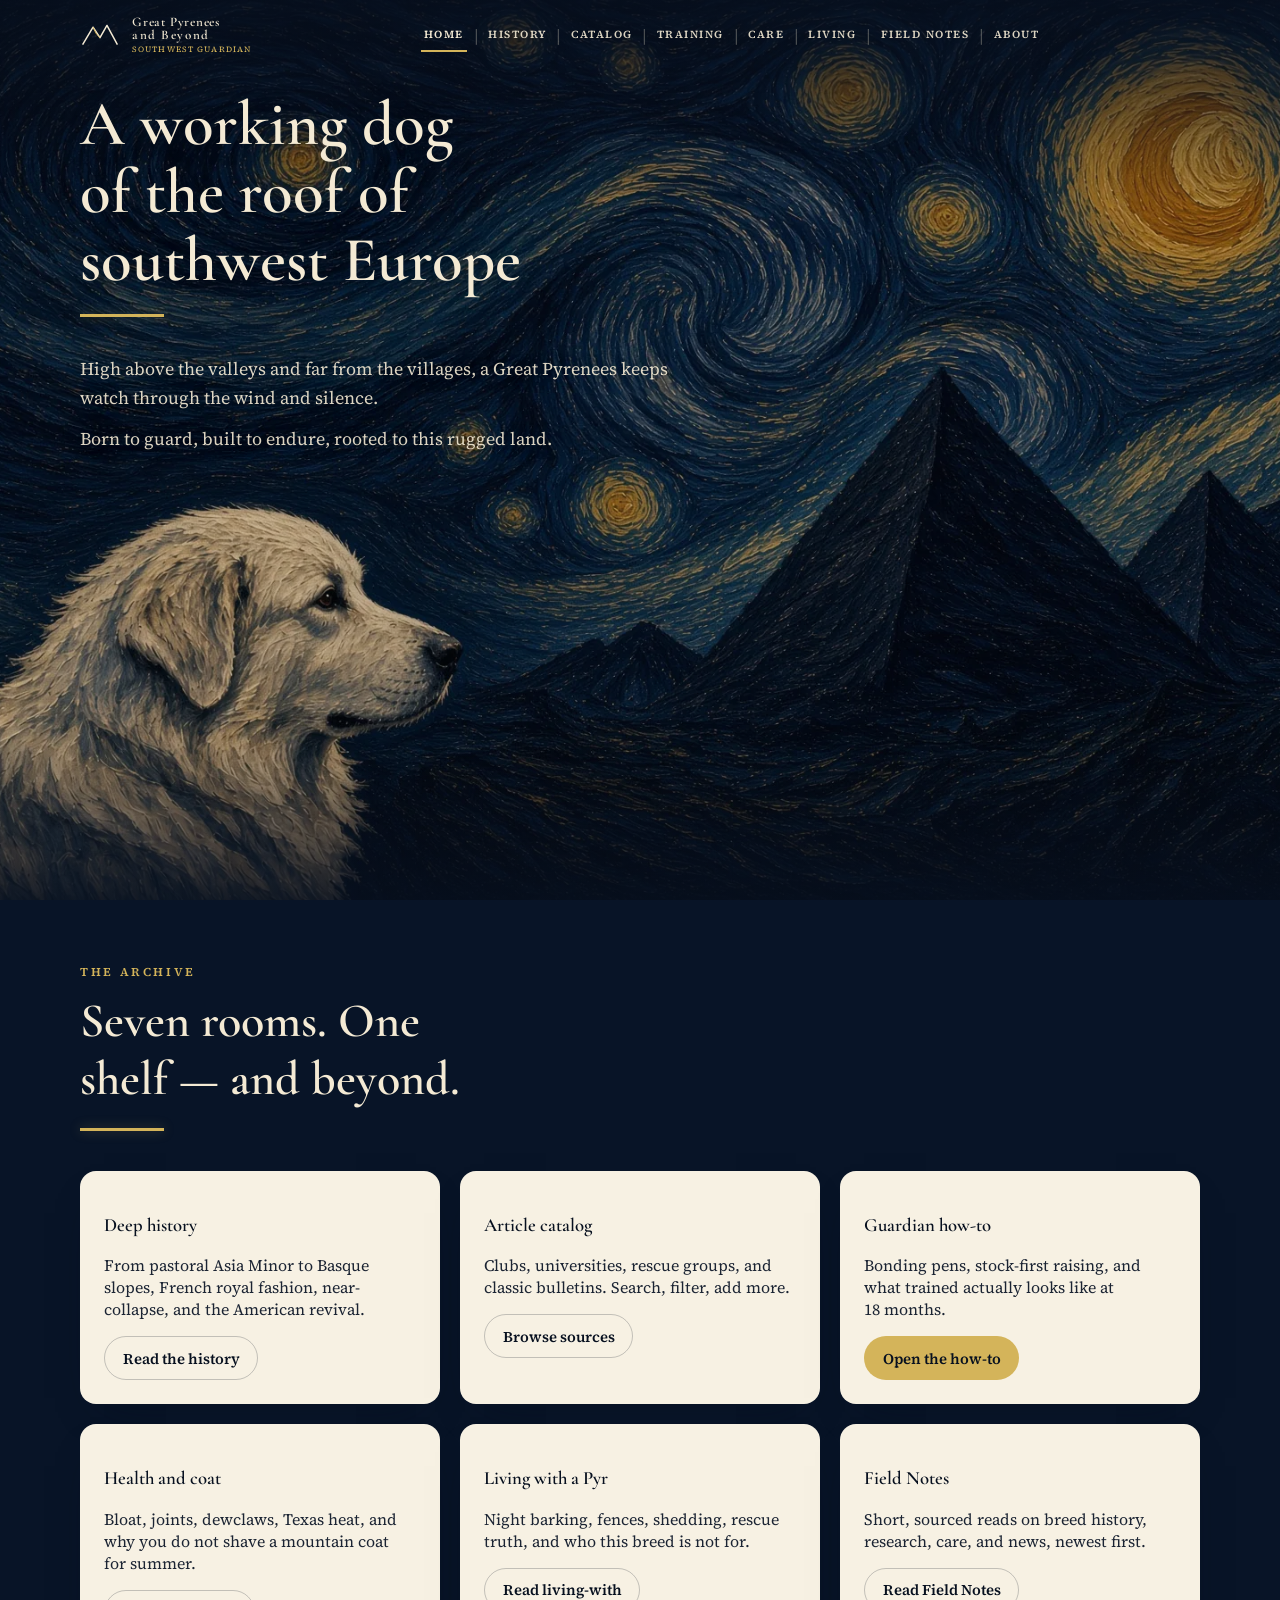
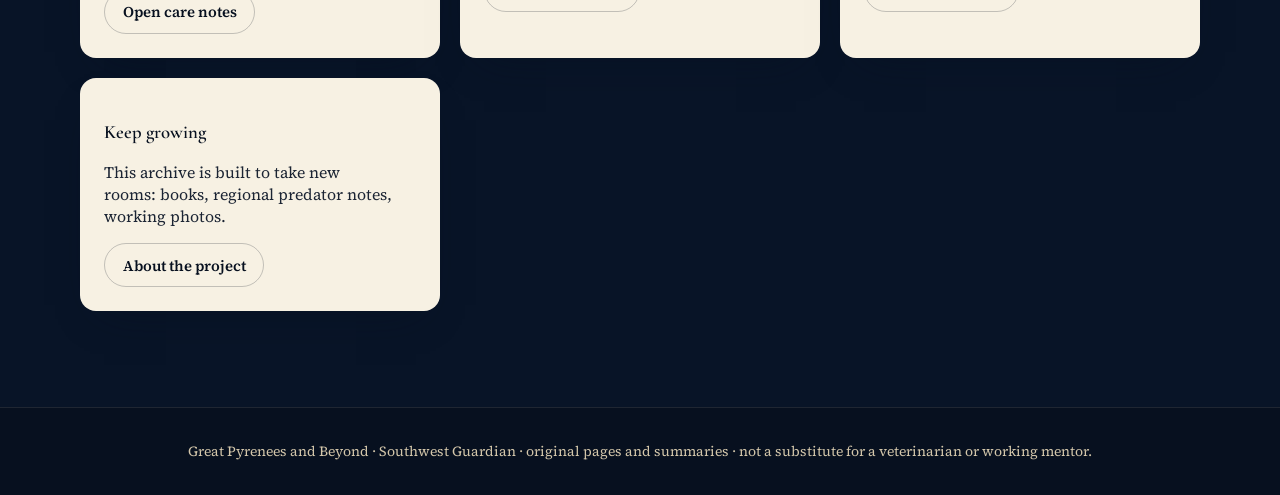
<file: index.html>
<!DOCTYPE html>
<html lang="en">
<head>
  <meta charset="UTF-8">
  <meta name="viewport" content="width=device-width, initial-scale=1">
  <meta http-equiv="Cache-Control" content="no-cache, no-store, must-revalidate">
  <title>Great Pyrenees and Beyond — Southwest Guardian</title>
  <meta name="description" content="A working dog of the roof of southwest Europe. History, source catalog, livestock guardian training, health, and living-with notes.">
  <link rel="icon" type="image/svg+xml" href="assets/favicon.svg">
  <link rel="preconnect" href="https://fonts.googleapis.com">
  <link rel="preconnect" href="https://fonts.gstatic.com" crossorigin>
  <link href="https://fonts.googleapis.com/css2?family=Cormorant+Garamond:ital,wght@0,500;0,600;0,700;1,500&family=Source+Serif+4:ital,opsz,wght@0,8..60,400;0,8..60,600;1,8..60,400&display=swap" rel="stylesheet">
  <link rel="stylesheet" href="assets/styles.css?v=beyond7">
</head>
<body>
  <header class="site-header overlay">
  <div class="header-inner site-wrap">
    <a class="brand" href="index.html" aria-label="Great Pyrenees and Beyond home">
    <svg width="40" height="30" viewBox="0 0 46 34" fill="none" aria-hidden="true">
  <path d="M3 28 L15 8 L23 20 L31 6 L43 28" stroke="#f4ead4" stroke-width="1.7" stroke-linejoin="round"/>
  <path d="M15 8 L19 16 L23 20" stroke="#d4b45a" stroke-width="1.15"/>
</svg>
    <span class="brand-copy"><strong>Great Pyrenees</strong><em>and Beyond</em><span>Southwest Guardian</span></span>
  </a>
    <nav class="desk-nav" aria-label="Primary"><a href="index.html" class="active">Home</a><span class="pipe" aria-hidden="true">|</span><a href="history.html">History</a><span class="pipe" aria-hidden="true">|</span><a href="archive.html">Catalog</a><span class="pipe" aria-hidden="true">|</span><a href="training.html">Training</a><span class="pipe" aria-hidden="true">|</span><a href="care.html">Care</a><span class="pipe" aria-hidden="true">|</span><a href="living.html">Living</a><span class="pipe" aria-hidden="true">|</span><a href="field-notes.html">Field Notes</a><span class="pipe" aria-hidden="true">|</span><a href="about.html">About</a></nav>
    <button type="button" class="menu-btn" data-open-menu aria-expanded="false" aria-controls="site-menu">
      <span class="bars" aria-hidden="true"><i></i><i></i><i></i></span>
      Menu
    </button>
  </div>
  <div class="menu-panel" id="site-menu" data-menu hidden>
    <div class="bg" aria-hidden="true"><picture><source type="image/webp" srcset="assets/hero-mobile.webp?v=beyond7"><img src="assets/hero-mobile.jpg?v=beyond7" alt=""></picture></div>
    <div class="menu-top">
      <a class="brand" href="index.html" aria-label="Great Pyrenees and Beyond home">
    <svg width="40" height="30" viewBox="0 0 46 34" fill="none" aria-hidden="true">
  <path d="M3 28 L15 8 L23 20 L31 6 L43 28" stroke="#f4ead4" stroke-width="1.7" stroke-linejoin="round"/>
  <path d="M15 8 L19 16 L23 20" stroke="#d4b45a" stroke-width="1.15"/>
</svg>
    <span class="brand-copy"><strong>Great Pyrenees</strong><em>and Beyond</em><span>Southwest Guardian</span></span>
  </a>
      <button type="button" class="menu-close" data-close-menu aria-label="Close menu">×</button>
    </div>
    <nav class="menu-links"><a href="index.html" class="active">Home</a><a href="history.html">History</a><a href="archive.html">Catalog</a><a href="training.html">Training</a><a href="care.html">Care</a><a href="living.html">Living</a><a href="field-notes.html">Field Notes</a><a href="about.html">About</a></nav>
  </div>
  </header>
  <section class="hero">
    <picture>
      <source media="(max-width: 1199px)" type="image/webp" srcset="assets/hero-mobile.webp?v=beyond7">
      <source media="(max-width: 1199px)" srcset="assets/hero-mobile.jpg?v=beyond7">
      <source type="image/webp" srcset="assets/hero-desktop.webp?v=beyond7">
      <img class="hero-art" src="assets/hero-desktop.jpg?v=beyond7" alt="">
    </picture>
    <div class="hero-scrim" aria-hidden="true"></div>
    <div class="hero-top" aria-hidden="true"></div>
    <div class="hero-bot" aria-hidden="true"></div>
    <div class="hero-copy site-wrap">
      <h1>A working dog<br>of the roof of<br>southwest Europe</h1>
      <span class="gold-rule"></span>
      <p class="lede">High above the valleys and far from the villages, a Great Pyrenees keeps watch through the wind and silence.
        <span class="lede-rest">Born to guard, built to endure, rooted to this rugged land.</span>
      </p>
    </div>
  </section>
  <main class="rooms">
    <div class="site-wrap">
      <p class="kicker">The archive</p>
      <h2>Seven rooms. One shelf — and beyond.</h2>
      <span class="gold-rule"></span>
      <div class="grid-3">
        <article class="paper-card"><h3>Deep history</h3><p>From pastoral Asia Minor to Basque slopes, French royal fashion, near-collapse, and the American revival.</p><a class="paint-btn" href="history.html">Read the history</a></article>
        <article class="paper-card"><h3>Article catalog</h3><p>Clubs, universities, rescue groups, and classic bulletins. Search, filter, add more.</p><a class="paint-btn" href="archive.html">Browse sources</a></article>
        <article class="paper-card"><h3>Guardian how-to</h3><p>Bonding pens, stock-first raising, and what trained actually looks like at 18 months.</p><a class="paint-btn gold" href="training.html">Open the how-to</a></article>
        <article class="paper-card"><h3>Health and coat</h3><p>Bloat, joints, dewclaws, Texas heat, and why you do not shave a mountain coat for summer.</p><a class="paint-btn" href="care.html">Open care notes</a></article>
        <article class="paper-card"><h3>Living with a Pyr</h3><p>Night barking, fences, shedding, rescue truth, and who this breed is not for.</p><a class="paint-btn" href="living.html">Read living-with</a></article>
        <article class="paper-card"><h3>Field Notes</h3><p>Short, sourced reads on breed history, research, care, and news, newest first.</p><a class="paint-btn" href="field-notes.html">Read Field Notes</a></article>
        <article class="paper-card"><h3>Keep growing</h3><p>This archive is built to take new rooms: books, regional predator notes, working photos.</p><a class="paint-btn" href="about.html">About the project</a></article>
      </div>
    </div>
  </main>
  <footer class="site-footer"><div class="site-wrap">Great Pyrenees and Beyond · Southwest Guardian · original pages and summaries · not a substitute for a veterinarian or working mentor.</div></footer>
  <script src="assets/site.js?v=beyond7"></script>
</body>
</html>
</file>
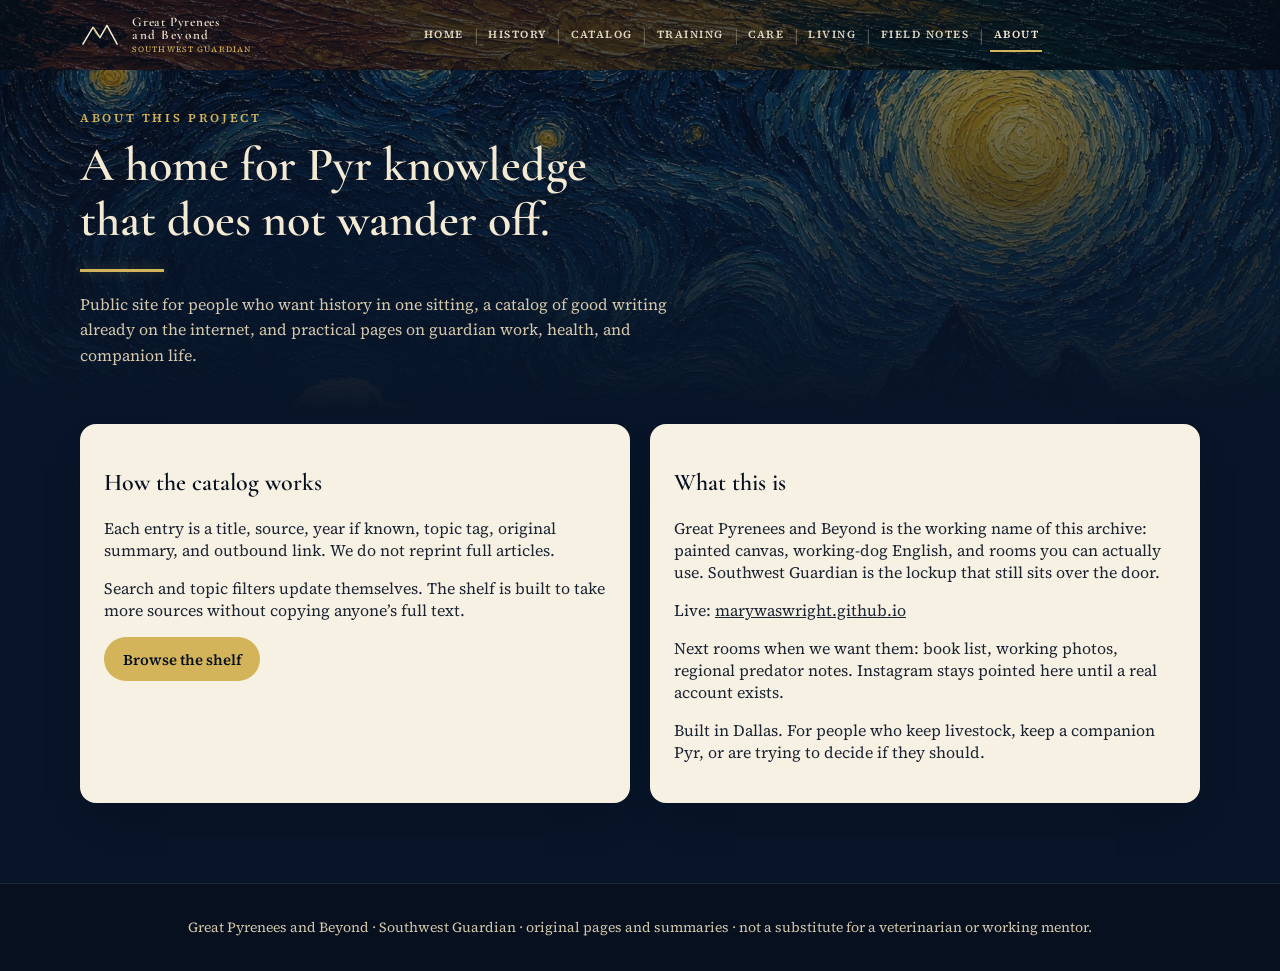
<file: about.html>
<!DOCTYPE html>
<html lang="en">
<head>
  <meta charset="UTF-8">
  <meta name="viewport" content="width=device-width, initial-scale=1">
  <meta http-equiv="Cache-Control" content="no-cache, no-store, must-revalidate">
  <title>About — Great Pyrenees and Beyond</title>
  <meta name="description" content="About the Great Pyrenees archive.">
  <link rel="icon" type="image/svg+xml" href="assets/favicon.svg">
  <link rel="preconnect" href="https://fonts.googleapis.com">
  <link rel="preconnect" href="https://fonts.gstatic.com" crossorigin>
  <link href="https://fonts.googleapis.com/css2?family=Cormorant+Garamond:ital,wght@0,500;0,600;0,700;1,500&family=Source+Serif+4:ital,opsz,wght@0,8..60,400;0,8..60,600;1,8..60,400&display=swap" rel="stylesheet">
  <link rel="stylesheet" href="assets/styles.css?v=beyond7">
</head>
<body>
  <header class="site-header bar">
    <div class="bar-bg" aria-hidden="true"><picture><source type="image/webp" srcset="assets/paint-bar.webp?v=beyond7"><img src="assets/paint-bar.jpg?v=beyond7" alt=""></picture></div>
  <div class="header-inner site-wrap">
    <a class="brand" href="index.html" aria-label="Great Pyrenees and Beyond home">
    <svg width="40" height="30" viewBox="0 0 46 34" fill="none" aria-hidden="true">
  <path d="M3 28 L15 8 L23 20 L31 6 L43 28" stroke="#f4ead4" stroke-width="1.7" stroke-linejoin="round"/>
  <path d="M15 8 L19 16 L23 20" stroke="#d4b45a" stroke-width="1.15"/>
</svg>
    <span class="brand-copy"><strong>Great Pyrenees</strong><em>and Beyond</em><span>Southwest Guardian</span></span>
  </a>
    <nav class="desk-nav" aria-label="Primary"><a href="index.html">Home</a><span class="pipe" aria-hidden="true">|</span><a href="history.html">History</a><span class="pipe" aria-hidden="true">|</span><a href="archive.html">Catalog</a><span class="pipe" aria-hidden="true">|</span><a href="training.html">Training</a><span class="pipe" aria-hidden="true">|</span><a href="care.html">Care</a><span class="pipe" aria-hidden="true">|</span><a href="living.html">Living</a><span class="pipe" aria-hidden="true">|</span><a href="field-notes.html">Field Notes</a><span class="pipe" aria-hidden="true">|</span><a href="about.html" class="active">About</a></nav>
    <button type="button" class="menu-btn" data-open-menu aria-expanded="false" aria-controls="site-menu">
      <span class="bars" aria-hidden="true"><i></i><i></i><i></i></span>
      Menu
    </button>
  </div>
  <div class="menu-panel" id="site-menu" data-menu hidden>
    <div class="bg" aria-hidden="true"><picture><source type="image/webp" srcset="assets/hero-mobile.webp?v=beyond7"><img src="assets/hero-mobile.jpg?v=beyond7" alt=""></picture></div>
    <div class="menu-top">
      <a class="brand" href="index.html" aria-label="Great Pyrenees and Beyond home">
    <svg width="40" height="30" viewBox="0 0 46 34" fill="none" aria-hidden="true">
  <path d="M3 28 L15 8 L23 20 L31 6 L43 28" stroke="#f4ead4" stroke-width="1.7" stroke-linejoin="round"/>
  <path d="M15 8 L19 16 L23 20" stroke="#d4b45a" stroke-width="1.15"/>
</svg>
    <span class="brand-copy"><strong>Great Pyrenees</strong><em>and Beyond</em><span>Southwest Guardian</span></span>
  </a>
      <button type="button" class="menu-close" data-close-menu aria-label="Close menu">×</button>
    </div>
    <nav class="menu-links"><a href="index.html">Home</a><a href="history.html">History</a><a href="archive.html">Catalog</a><a href="training.html">Training</a><a href="care.html">Care</a><a href="living.html">Living</a><a href="field-notes.html">Field Notes</a><a href="about.html" class="active">About</a></nav>
  </div>
  </header>
  <section class="page-banner">
    <picture><source type="image/webp" srcset="assets/sky-canvas.webp?v=beyond7"><img src="assets/sky-canvas.jpg?v=beyond7" alt=""></picture>
    <div class="wash"></div>
    <div class="inner site-wrap">
      <p class="kicker">About this project</p>
      <h1>A home for Pyr knowledge that does not wander off.</h1>
      <span class="gold-rule"></span>
      <p class="lede">Public site for people who want history in one sitting, a catalog of good writing already on the internet, and practical pages on guardian work, health, and companion life.</p>
    </div>
  </section>
    <main class="page-main">
      <div class="site-wrap grid-2">
        <article class="paper-card"><h2>How the catalog works</h2>
          <p>Each entry is a title, source, year if known, topic tag, original summary, and outbound link. We do not reprint full articles.</p>
          <p>Search and topic filters update themselves. The shelf is built to take more sources without copying anyone’s full text.</p>
          <a class="paint-btn gold" href="archive.html">Browse the shelf</a>
        </article>
        <article class="paper-card"><h2>What this is</h2>
          <p>Great Pyrenees and Beyond is the working name of this archive: painted canvas, working-dog English, and rooms you can actually use. Southwest Guardian is the lockup that still sits over the door.</p>
          <p>Live: <a href="https://marywaswright.github.io/">marywaswright.github.io</a></p>
          <p>Next rooms when we want them: book list, working photos, regional predator notes. Instagram stays pointed here until a real account exists.</p>
          <p>Built in Dallas. For people who keep livestock, keep a companion Pyr, or are trying to decide if they should.</p>
        </article>
      </div>
    </main>
  <footer class="site-footer"><div class="site-wrap">Great Pyrenees and Beyond · Southwest Guardian · original pages and summaries · not a substitute for a veterinarian or working mentor.</div></footer>
  <script src="assets/site.js?v=beyond7"></script>
</body>
</html>
</file>
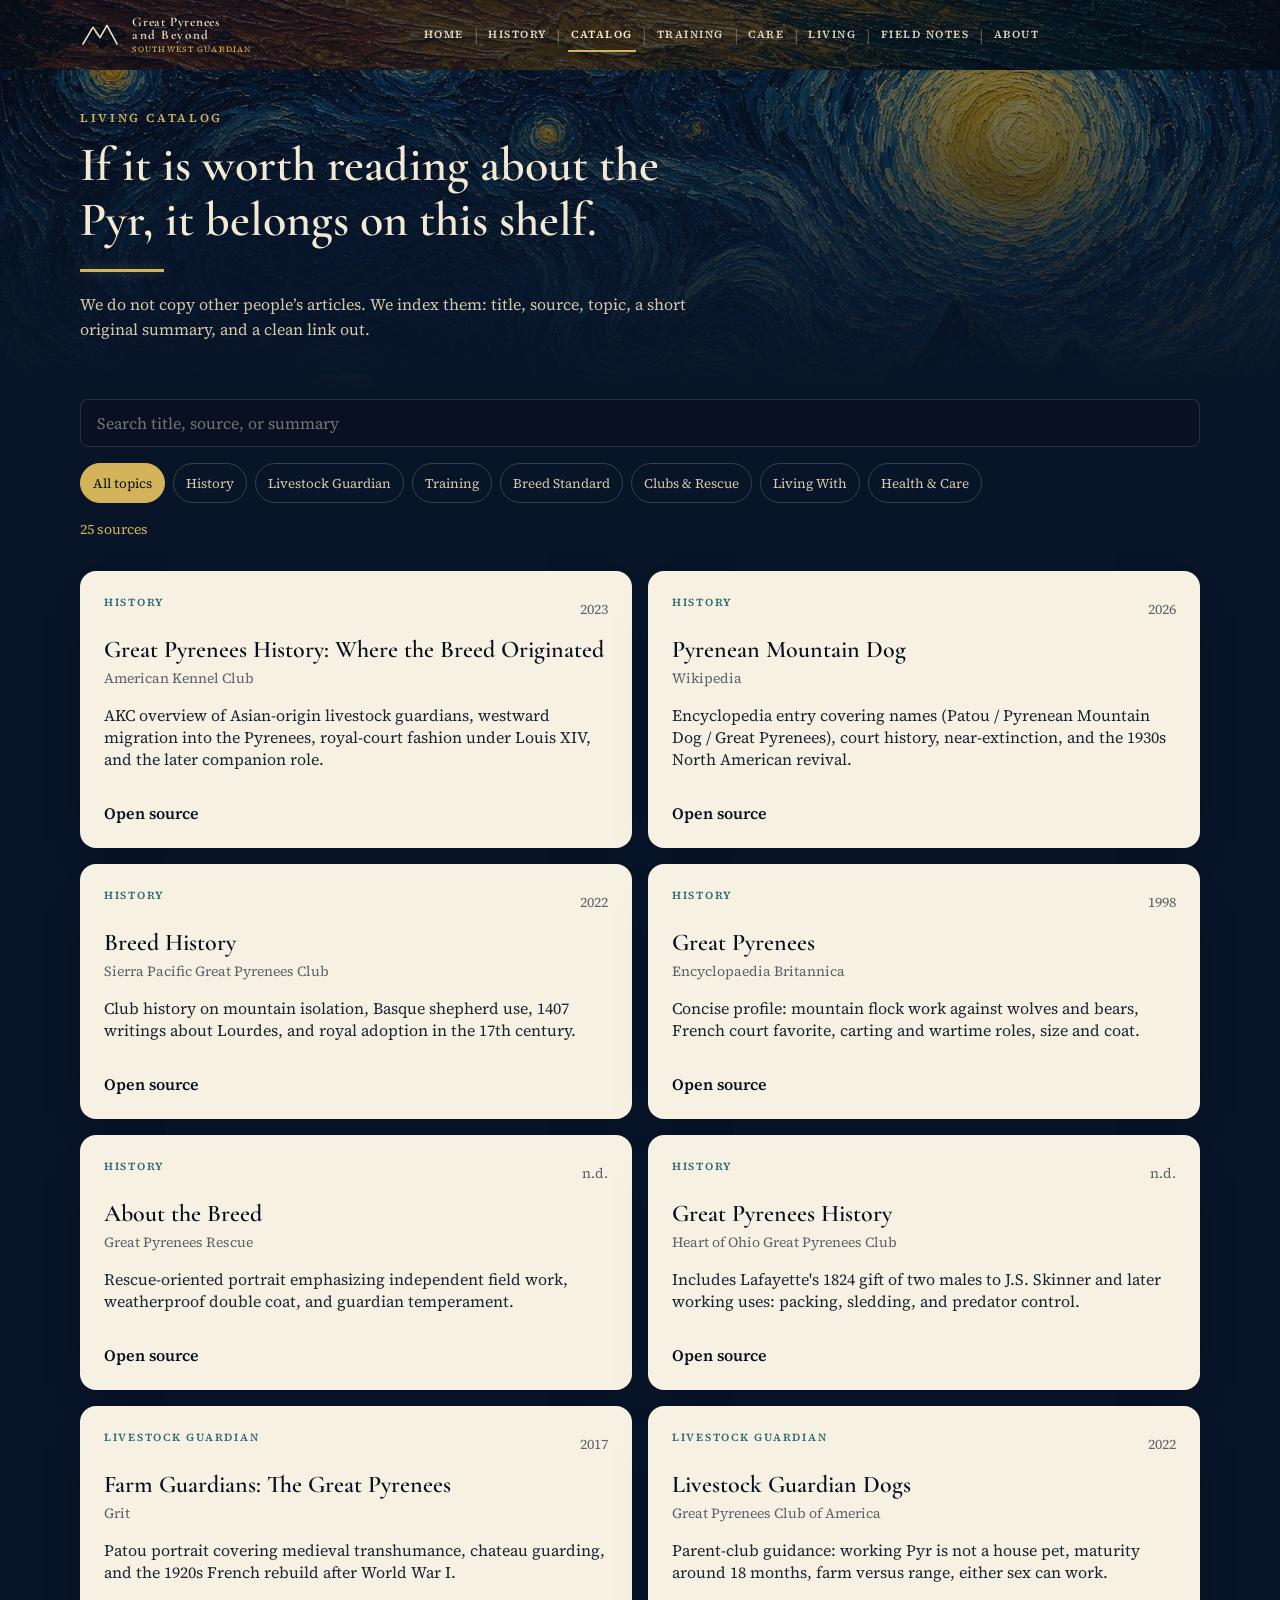
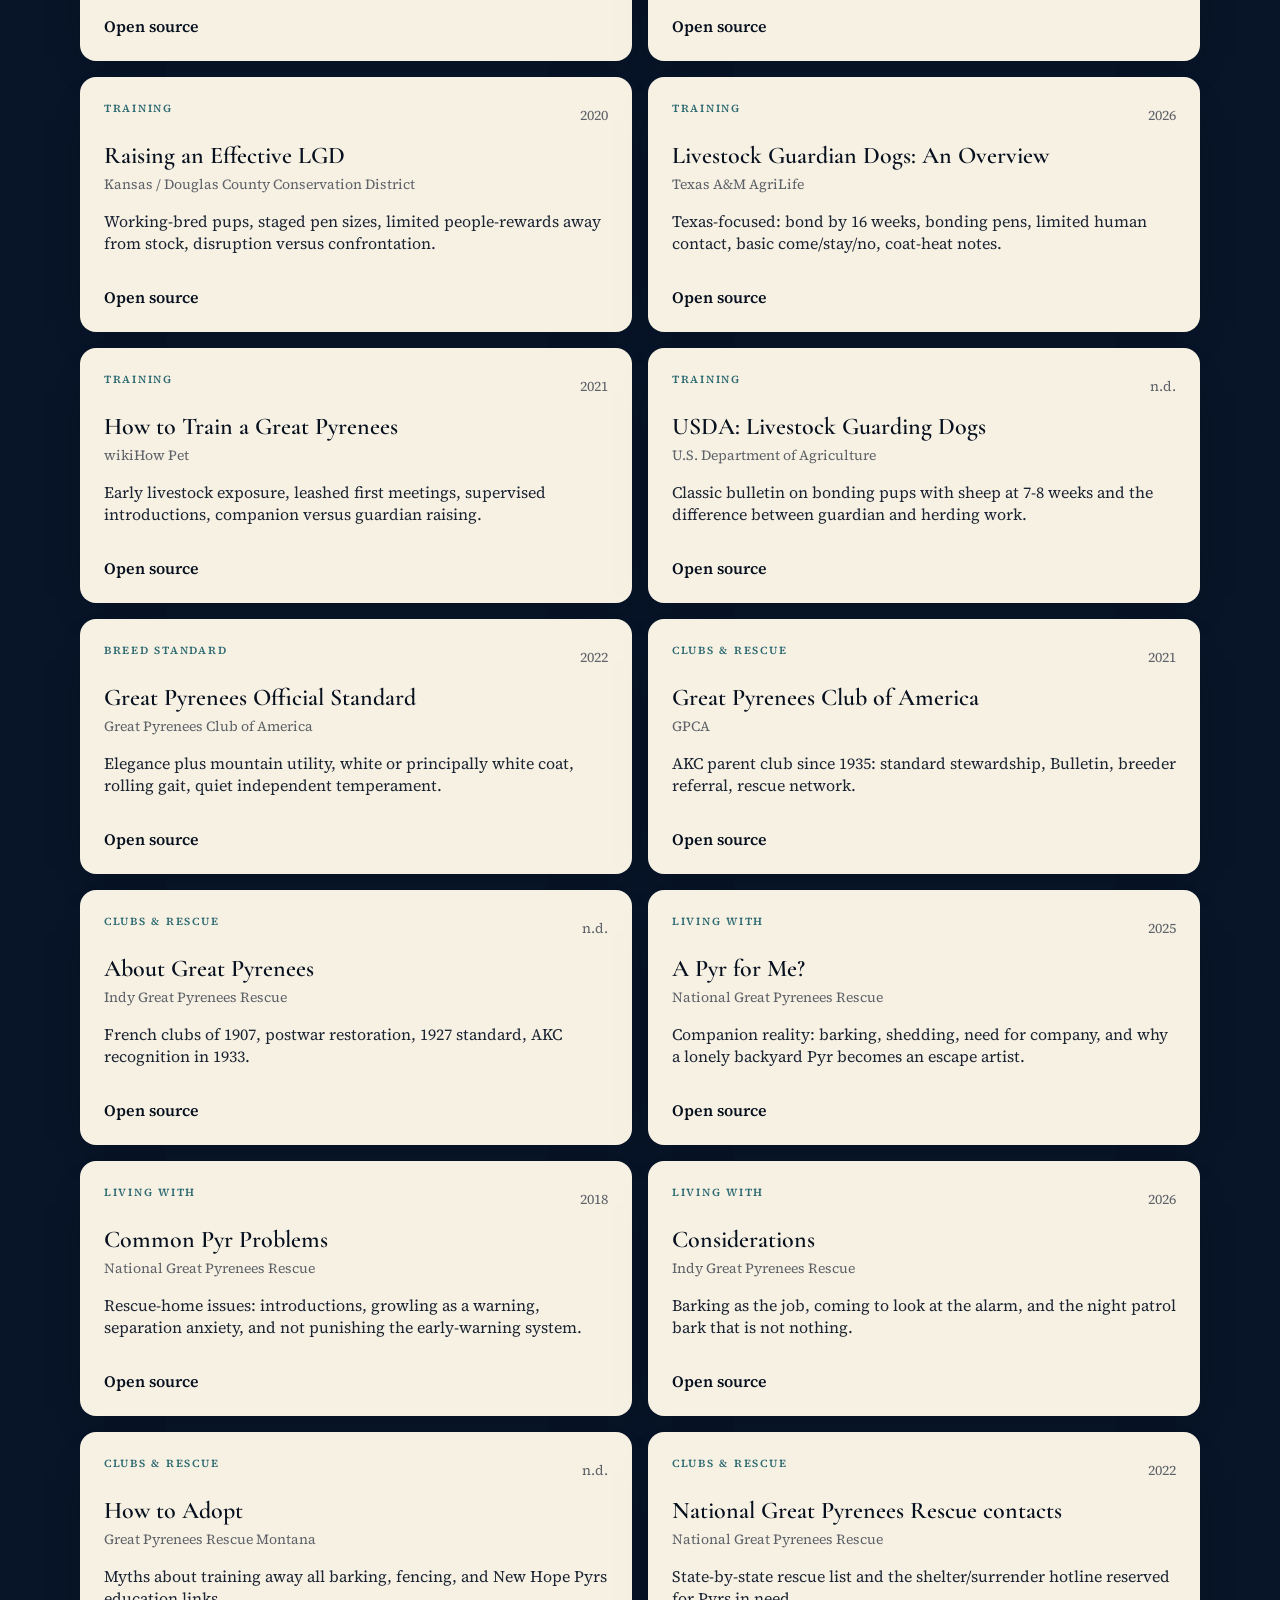
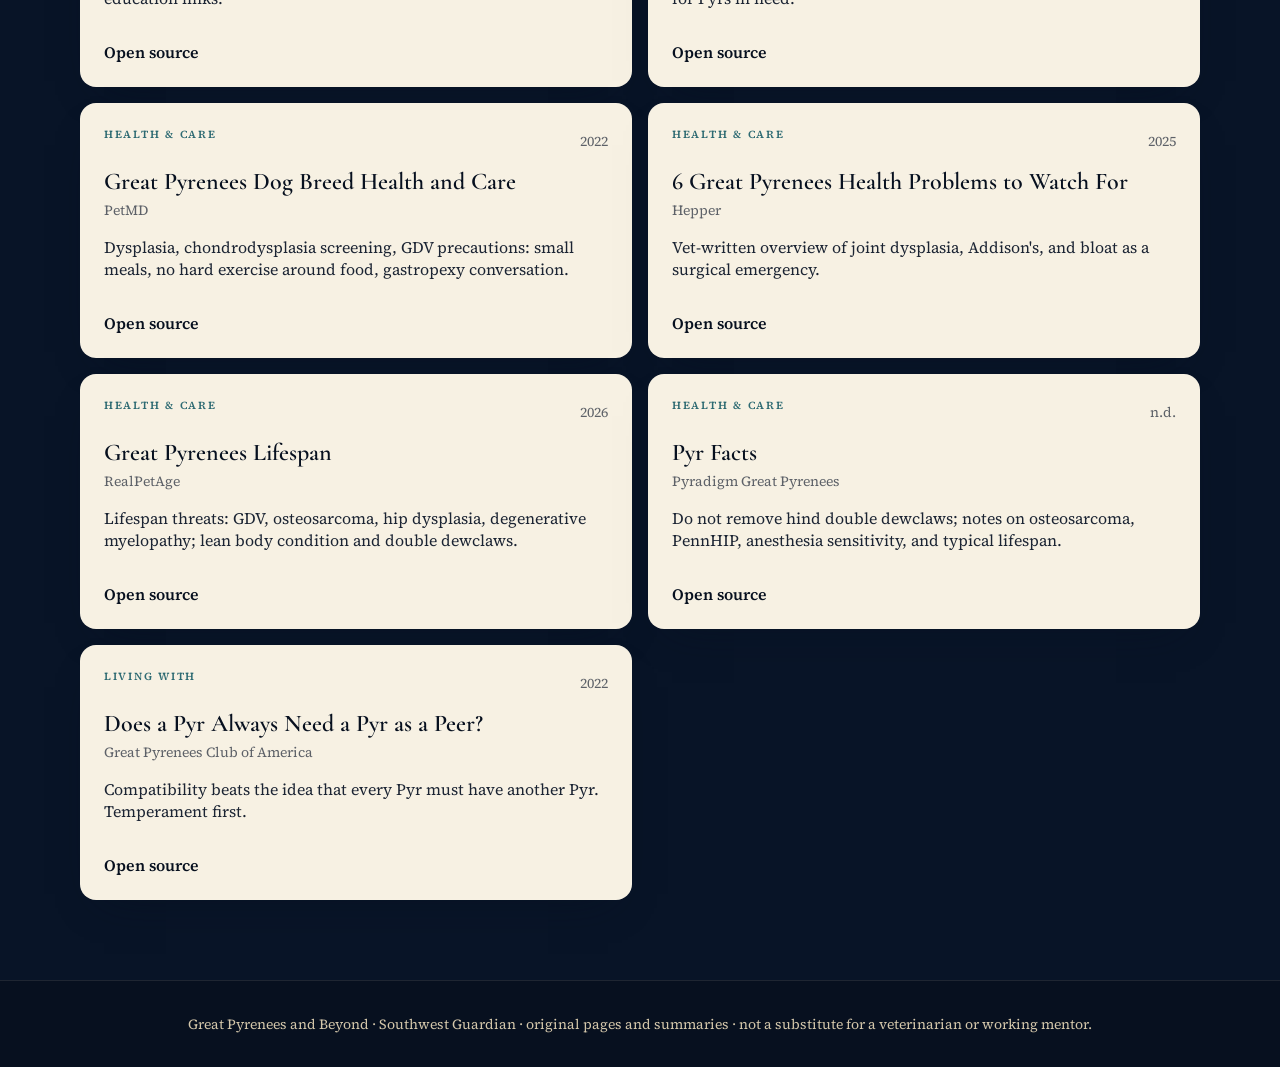
<file: archive.html>
<!DOCTYPE html>
<html lang="en">
<head>
  <meta charset="UTF-8">
  <meta name="viewport" content="width=device-width, initial-scale=1">
  <meta http-equiv="Cache-Control" content="no-cache, no-store, must-revalidate">
  <title>Article Catalog — Great Pyrenees and Beyond</title>
  <meta name="description" content="Curated catalog of Great Pyrenees articles and sources.">
  <link rel="icon" type="image/svg+xml" href="assets/favicon.svg">
  <link rel="preconnect" href="https://fonts.googleapis.com">
  <link rel="preconnect" href="https://fonts.gstatic.com" crossorigin>
  <link href="https://fonts.googleapis.com/css2?family=Cormorant+Garamond:ital,wght@0,500;0,600;0,700;1,500&family=Source+Serif+4:ital,opsz,wght@0,8..60,400;0,8..60,600;1,8..60,400&display=swap" rel="stylesheet">
  <link rel="stylesheet" href="assets/styles.css?v=beyond7">
</head>
<body>
  <header class="site-header bar">
    <div class="bar-bg" aria-hidden="true"><picture><source type="image/webp" srcset="assets/paint-bar.webp?v=beyond7"><img src="assets/paint-bar.jpg?v=beyond7" alt=""></picture></div>
  <div class="header-inner site-wrap">
    <a class="brand" href="index.html" aria-label="Great Pyrenees and Beyond home">
    <svg width="40" height="30" viewBox="0 0 46 34" fill="none" aria-hidden="true">
  <path d="M3 28 L15 8 L23 20 L31 6 L43 28" stroke="#f4ead4" stroke-width="1.7" stroke-linejoin="round"/>
  <path d="M15 8 L19 16 L23 20" stroke="#d4b45a" stroke-width="1.15"/>
</svg>
    <span class="brand-copy"><strong>Great Pyrenees</strong><em>and Beyond</em><span>Southwest Guardian</span></span>
  </a>
    <nav class="desk-nav" aria-label="Primary"><a href="index.html">Home</a><span class="pipe" aria-hidden="true">|</span><a href="history.html">History</a><span class="pipe" aria-hidden="true">|</span><a href="archive.html" class="active">Catalog</a><span class="pipe" aria-hidden="true">|</span><a href="training.html">Training</a><span class="pipe" aria-hidden="true">|</span><a href="care.html">Care</a><span class="pipe" aria-hidden="true">|</span><a href="living.html">Living</a><span class="pipe" aria-hidden="true">|</span><a href="field-notes.html">Field Notes</a><span class="pipe" aria-hidden="true">|</span><a href="about.html">About</a></nav>
    <button type="button" class="menu-btn" data-open-menu aria-expanded="false" aria-controls="site-menu">
      <span class="bars" aria-hidden="true"><i></i><i></i><i></i></span>
      Menu
    </button>
  </div>
  <div class="menu-panel" id="site-menu" data-menu hidden>
    <div class="bg" aria-hidden="true"><picture><source type="image/webp" srcset="assets/hero-mobile.webp?v=beyond7"><img src="assets/hero-mobile.jpg?v=beyond7" alt=""></picture></div>
    <div class="menu-top">
      <a class="brand" href="index.html" aria-label="Great Pyrenees and Beyond home">
    <svg width="40" height="30" viewBox="0 0 46 34" fill="none" aria-hidden="true">
  <path d="M3 28 L15 8 L23 20 L31 6 L43 28" stroke="#f4ead4" stroke-width="1.7" stroke-linejoin="round"/>
  <path d="M15 8 L19 16 L23 20" stroke="#d4b45a" stroke-width="1.15"/>
</svg>
    <span class="brand-copy"><strong>Great Pyrenees</strong><em>and Beyond</em><span>Southwest Guardian</span></span>
  </a>
      <button type="button" class="menu-close" data-close-menu aria-label="Close menu">×</button>
    </div>
    <nav class="menu-links"><a href="index.html">Home</a><a href="history.html">History</a><a href="archive.html" class="active">Catalog</a><a href="training.html">Training</a><a href="care.html">Care</a><a href="living.html">Living</a><a href="field-notes.html">Field Notes</a><a href="about.html">About</a></nav>
  </div>
  </header>
  <section class="page-banner">
    <picture><source type="image/webp" srcset="assets/sky-canvas.webp?v=beyond7"><img src="assets/sky-canvas.jpg?v=beyond7" alt=""></picture>
    <div class="wash"></div>
    <div class="inner site-wrap">
      <p class="kicker">Living catalog</p>
      <h1>If it is worth reading about the Pyr, it belongs on this shelf.</h1>
      <span class="gold-rule"></span>
      <p class="lede">We do not copy other people’s articles. We index them: title, source, topic, a short original summary, and a clean link out.</p>
    </div>
  </section>
    <main class="page-main">
      <div class="site-wrap">
        <div class="filters">
          <input data-search type="search" placeholder="Search title, source, or summary">
          <div class="chips" data-chips></div>
          <div class="count" data-count></div>
        </div>
        <ul class="article-list" data-article-list></ul>
      </div>
    </main>
  <footer class="site-footer"><div class="site-wrap">Great Pyrenees and Beyond · Southwest Guardian · original pages and summaries · not a substitute for a veterinarian or working mentor.</div></footer>
  <script src="assets/site.js?v=beyond7"></script>
</body>
</html>
</file>
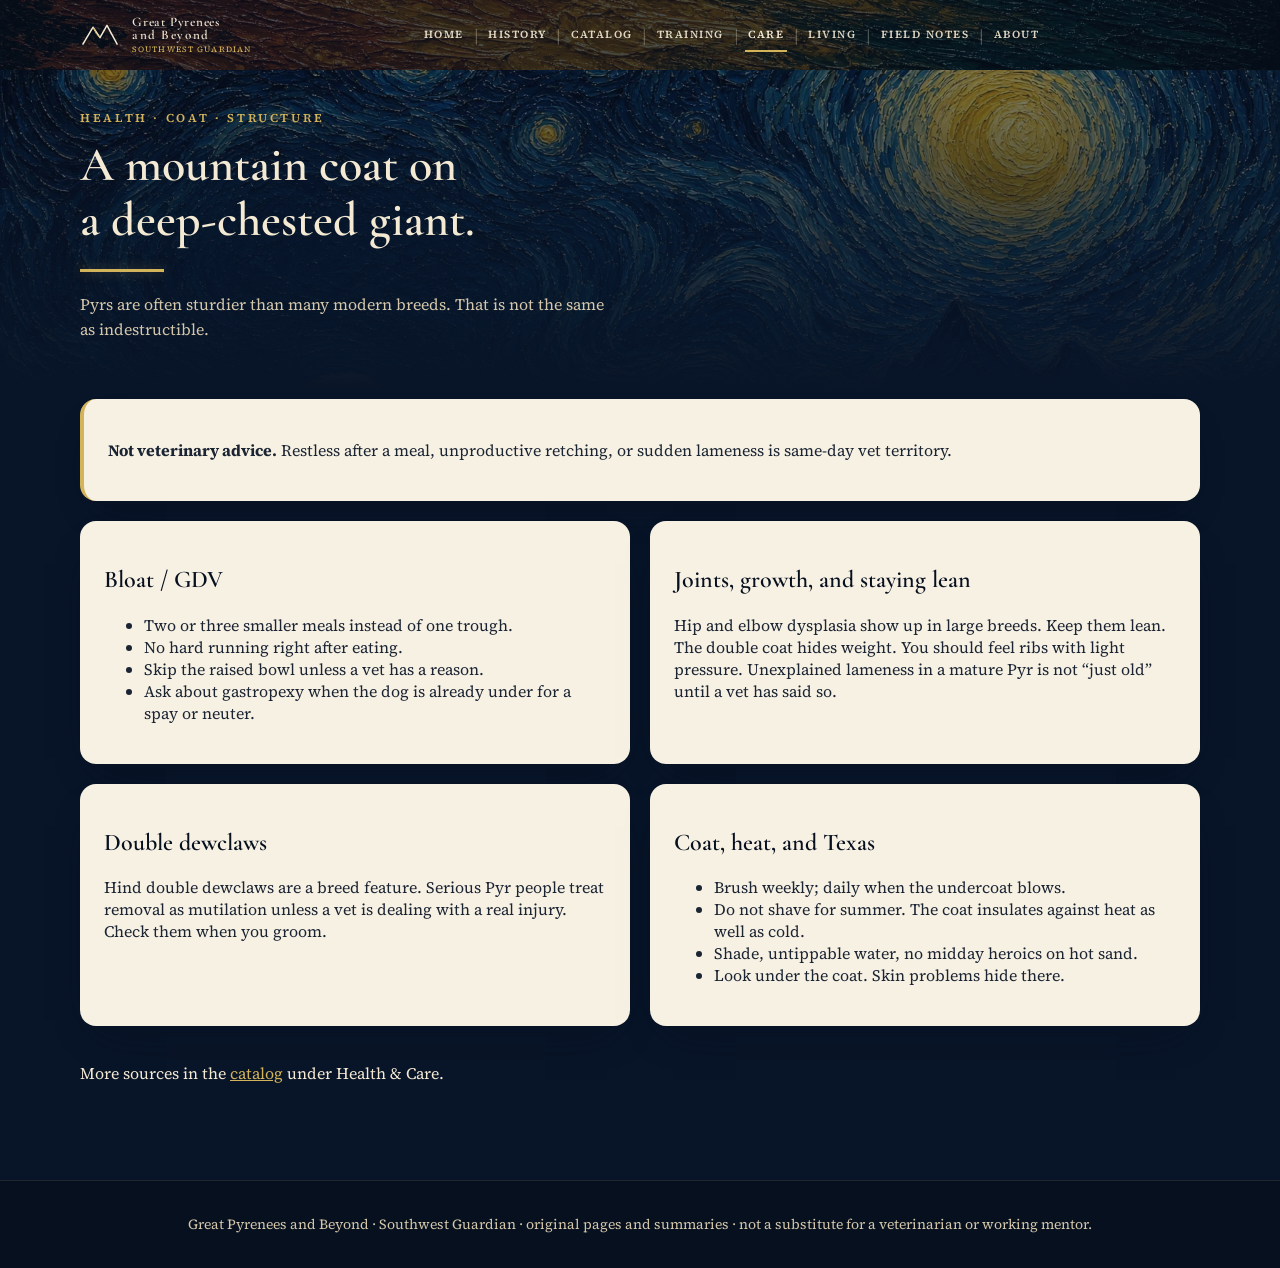
<file: care.html>
<!DOCTYPE html>
<html lang="en">
<head>
  <meta charset="UTF-8">
  <meta name="viewport" content="width=device-width, initial-scale=1">
  <meta http-equiv="Cache-Control" content="no-cache, no-store, must-revalidate">
  <title>Health and Care — Great Pyrenees and Beyond</title>
  <meta name="description" content="Bloat, joints, dewclaws, coat, and Texas heat.">
  <link rel="icon" type="image/svg+xml" href="assets/favicon.svg">
  <link rel="preconnect" href="https://fonts.googleapis.com">
  <link rel="preconnect" href="https://fonts.gstatic.com" crossorigin>
  <link href="https://fonts.googleapis.com/css2?family=Cormorant+Garamond:ital,wght@0,500;0,600;0,700;1,500&family=Source+Serif+4:ital,opsz,wght@0,8..60,400;0,8..60,600;1,8..60,400&display=swap" rel="stylesheet">
  <link rel="stylesheet" href="assets/styles.css?v=beyond7">
</head>
<body>
  <header class="site-header bar">
    <div class="bar-bg" aria-hidden="true"><picture><source type="image/webp" srcset="assets/paint-bar.webp?v=beyond7"><img src="assets/paint-bar.jpg?v=beyond7" alt=""></picture></div>
  <div class="header-inner site-wrap">
    <a class="brand" href="index.html" aria-label="Great Pyrenees and Beyond home">
    <svg width="40" height="30" viewBox="0 0 46 34" fill="none" aria-hidden="true">
  <path d="M3 28 L15 8 L23 20 L31 6 L43 28" stroke="#f4ead4" stroke-width="1.7" stroke-linejoin="round"/>
  <path d="M15 8 L19 16 L23 20" stroke="#d4b45a" stroke-width="1.15"/>
</svg>
    <span class="brand-copy"><strong>Great Pyrenees</strong><em>and Beyond</em><span>Southwest Guardian</span></span>
  </a>
    <nav class="desk-nav" aria-label="Primary"><a href="index.html">Home</a><span class="pipe" aria-hidden="true">|</span><a href="history.html">History</a><span class="pipe" aria-hidden="true">|</span><a href="archive.html">Catalog</a><span class="pipe" aria-hidden="true">|</span><a href="training.html">Training</a><span class="pipe" aria-hidden="true">|</span><a href="care.html" class="active">Care</a><span class="pipe" aria-hidden="true">|</span><a href="living.html">Living</a><span class="pipe" aria-hidden="true">|</span><a href="field-notes.html">Field Notes</a><span class="pipe" aria-hidden="true">|</span><a href="about.html">About</a></nav>
    <button type="button" class="menu-btn" data-open-menu aria-expanded="false" aria-controls="site-menu">
      <span class="bars" aria-hidden="true"><i></i><i></i><i></i></span>
      Menu
    </button>
  </div>
  <div class="menu-panel" id="site-menu" data-menu hidden>
    <div class="bg" aria-hidden="true"><picture><source type="image/webp" srcset="assets/hero-mobile.webp?v=beyond7"><img src="assets/hero-mobile.jpg?v=beyond7" alt=""></picture></div>
    <div class="menu-top">
      <a class="brand" href="index.html" aria-label="Great Pyrenees and Beyond home">
    <svg width="40" height="30" viewBox="0 0 46 34" fill="none" aria-hidden="true">
  <path d="M3 28 L15 8 L23 20 L31 6 L43 28" stroke="#f4ead4" stroke-width="1.7" stroke-linejoin="round"/>
  <path d="M15 8 L19 16 L23 20" stroke="#d4b45a" stroke-width="1.15"/>
</svg>
    <span class="brand-copy"><strong>Great Pyrenees</strong><em>and Beyond</em><span>Southwest Guardian</span></span>
  </a>
      <button type="button" class="menu-close" data-close-menu aria-label="Close menu">×</button>
    </div>
    <nav class="menu-links"><a href="index.html">Home</a><a href="history.html">History</a><a href="archive.html">Catalog</a><a href="training.html">Training</a><a href="care.html" class="active">Care</a><a href="living.html">Living</a><a href="field-notes.html">Field Notes</a><a href="about.html">About</a></nav>
  </div>
  </header>
  <section class="page-banner">
    <picture><source type="image/webp" srcset="assets/sky-canvas.webp?v=beyond7"><img src="assets/sky-canvas.jpg?v=beyond7" alt=""></picture>
    <div class="wash"></div>
    <div class="inner site-wrap">
      <p class="kicker">Health · coat · structure</p>
      <h1>A mountain coat on a deep-chested giant.</h1>
      <span class="gold-rule"></span>
      <p class="lede">Pyrs are often sturdier than many modern breeds. That is not the same as indestructible.</p>
    </div>
  </section>
    <main class="page-main">
      <div class="site-wrap" style="display:grid;gap:1.25rem">
        <aside class="paper-card callout"><p><strong>Not veterinary advice.</strong> Restless after a meal, unproductive retching, or sudden lameness is same-day vet territory.</p></aside>
        <div class="grid-2">
          <article class="paper-card"><h2>Bloat / GDV</h2><ul><li>Two or three smaller meals instead of one trough.</li><li>No hard running right after eating.</li><li>Skip the raised bowl unless a vet has a reason.</li><li>Ask about gastropexy when the dog is already under for a spay or neuter.</li></ul></article>
          <article class="paper-card"><h2>Joints, growth, and staying lean</h2><p>Hip and elbow dysplasia show up in large breeds. Keep them lean. The double coat hides weight. You should feel ribs with light pressure. Unexplained lameness in a mature Pyr is not “just old” until a vet has said so.</p></article>
          <article class="paper-card"><h2>Double dewclaws</h2><p>Hind double dewclaws are a breed feature. Serious Pyr people treat removal as mutilation unless a vet is dealing with a real injury. Check them when you groom.</p></article>
          <article class="paper-card"><h2>Coat, heat, and Texas</h2><ul><li>Brush weekly; daily when the undercoat blows.</li><li>Do not shave for summer. The coat insulates against heat as well as cold.</li><li>Shade, untippable water, no midday heroics on hot sand.</li><li>Look under the coat. Skin problems hide there.</li></ul></article>
        </div>
        <p>More sources in the <a href="archive.html" style="color:var(--gold)">catalog</a> under Health & Care.</p>
      </div>
    </main>
  <footer class="site-footer"><div class="site-wrap">Great Pyrenees and Beyond · Southwest Guardian · original pages and summaries · not a substitute for a veterinarian or working mentor.</div></footer>
  <script src="assets/site.js?v=beyond7"></script>
</body>
</html>
</file>
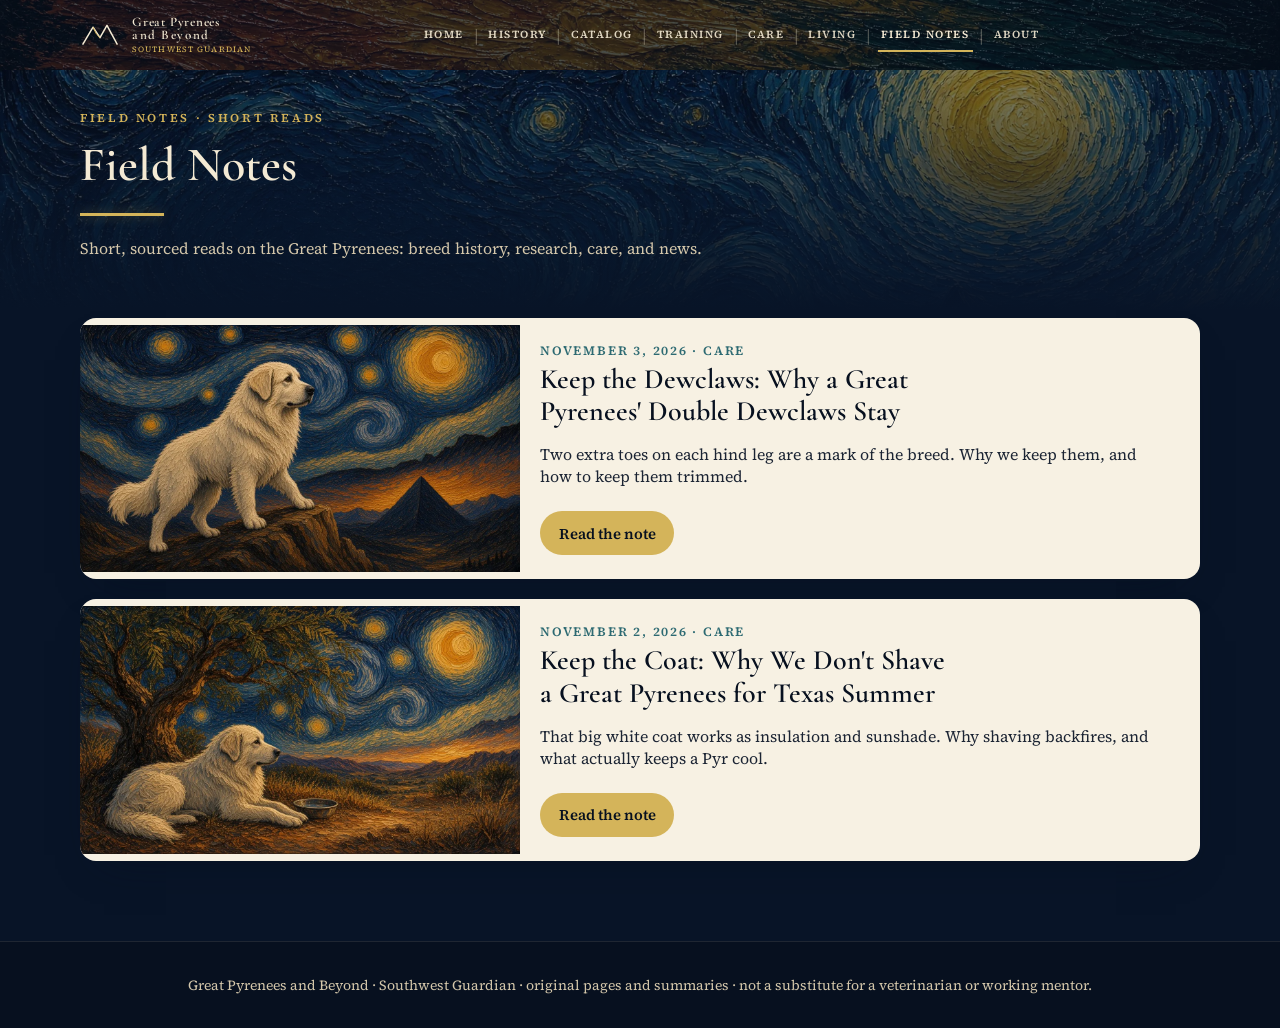
<file: field-notes.html>
<!DOCTYPE html>
<html lang="en">
<head>
  <meta charset="UTF-8">
  <meta name="viewport" content="width=device-width, initial-scale=1">
  <meta http-equiv="Cache-Control" content="no-cache, no-store, must-revalidate">
  <title>Field Notes — Great Pyrenees and Beyond</title>
  <meta name="description" content="Short, sourced reads on the Great Pyrenees: breed history, research, care, and news.">
  <link rel="icon" type="image/svg+xml" href="assets/favicon.svg">
  <link rel="preconnect" href="https://fonts.googleapis.com">
  <link rel="preconnect" href="https://fonts.gstatic.com" crossorigin>
  <link href="https://fonts.googleapis.com/css2?family=Cormorant+Garamond:ital,wght@0,500;0,600;0,700;1,500&family=Source+Serif+4:ital,opsz,wght@0,8..60,400;0,8..60,600;1,8..60,400&display=swap" rel="stylesheet">
  <link rel="stylesheet" href="assets/styles.css?v=beyond7">
</head>
<body>
  <header class="site-header bar">
    <div class="bar-bg" aria-hidden="true"><picture><source type="image/webp" srcset="assets/paint-bar.webp?v=beyond7"><img src="assets/paint-bar.jpg?v=beyond7" alt=""></picture></div>
  <div class="header-inner site-wrap">
    <a class="brand" href="index.html" aria-label="Great Pyrenees and Beyond home">
    <svg width="40" height="30" viewBox="0 0 46 34" fill="none" aria-hidden="true">
  <path d="M3 28 L15 8 L23 20 L31 6 L43 28" stroke="#f4ead4" stroke-width="1.7" stroke-linejoin="round"/>
  <path d="M15 8 L19 16 L23 20" stroke="#d4b45a" stroke-width="1.15"/>
</svg>
    <span class="brand-copy"><strong>Great Pyrenees</strong><em>and Beyond</em><span>Southwest Guardian</span></span>
  </a>
    <nav class="desk-nav" aria-label="Primary"><a href="index.html">Home</a><span class="pipe" aria-hidden="true">|</span><a href="history.html">History</a><span class="pipe" aria-hidden="true">|</span><a href="archive.html">Catalog</a><span class="pipe" aria-hidden="true">|</span><a href="training.html">Training</a><span class="pipe" aria-hidden="true">|</span><a href="care.html">Care</a><span class="pipe" aria-hidden="true">|</span><a href="living.html">Living</a><span class="pipe" aria-hidden="true">|</span><a href="field-notes.html" class="active" aria-current="page">Field Notes</a><span class="pipe" aria-hidden="true">|</span><a href="about.html">About</a></nav>
    <button type="button" class="menu-btn" data-open-menu aria-expanded="false" aria-controls="site-menu">
      <span class="bars" aria-hidden="true"><i></i><i></i><i></i></span>
      Menu
    </button>
  </div>
  <div class="menu-panel" id="site-menu" data-menu hidden>
    <div class="bg" aria-hidden="true"><picture><source type="image/webp" srcset="assets/hero-mobile.webp?v=beyond7"><img src="assets/hero-mobile.jpg?v=beyond7" alt=""></picture></div>
    <div class="menu-top">
      <a class="brand" href="index.html" aria-label="Great Pyrenees and Beyond home">
    <svg width="40" height="30" viewBox="0 0 46 34" fill="none" aria-hidden="true">
  <path d="M3 28 L15 8 L23 20 L31 6 L43 28" stroke="#f4ead4" stroke-width="1.7" stroke-linejoin="round"/>
  <path d="M15 8 L19 16 L23 20" stroke="#d4b45a" stroke-width="1.15"/>
</svg>
    <span class="brand-copy"><strong>Great Pyrenees</strong><em>and Beyond</em><span>Southwest Guardian</span></span>
  </a>
      <button type="button" class="menu-close" data-close-menu aria-label="Close menu">×</button>
    </div>
    <nav class="menu-links"><a href="index.html">Home</a><a href="history.html">History</a><a href="archive.html">Catalog</a><a href="training.html">Training</a><a href="care.html">Care</a><a href="living.html">Living</a><a href="field-notes.html" class="active" aria-current="page">Field Notes</a><a href="about.html">About</a></nav>
  </div>
  </header>
  <section class="page-banner">
    <picture><source type="image/webp" srcset="assets/sky-canvas.webp?v=beyond7"><img src="assets/sky-canvas.jpg?v=beyond7" alt=""></picture>
    <div class="wash"></div>
    <div class="inner site-wrap">
      <p class="kicker">Field Notes · short reads</p>
      <h1>Field Notes</h1>
      <span class="gold-rule"></span>
      <p class="lede">Short, sourced reads on the Great Pyrenees: breed history, research, care, and news.</p>
    </div>
  </section>
  <main class="page-main">
    <div class="site-wrap" style="display:grid;gap:1.25rem">
      <ul class="post-list" aria-label="Field Notes posts">
        <li>
          <article class="paper-card post-card">
            <figure class="post-art"><picture><source type="image/webp" srcset="assets/field-notes/fn-keep-the-dewclaws-mascot.webp?v=beyond7"><img src="assets/field-notes/fn-keep-the-dewclaws-mascot.jpg?v=beyond7" width="1280" height="720" loading="lazy" alt="Painting of a white Great Pyrenees standing on a rugged rock ledge, hind feet planted on the stone, under a swirling navy night sky with a gold moon and stars, with one dark pyramid peak on the horizon."></picture></figure>
            <div class="post-body">
              <p class="post-meta"><time datetime="2026-11-03">November 3, 2026</time> · Care</p>
              <h2><a href="field-notes/keep-the-dewclaws.html">Keep the Dewclaws: Why a Great Pyrenees' Double Dewclaws Stay</a></h2>
              <p>Two extra toes on each hind leg are a mark of the breed. Why we keep them, and how to keep them trimmed.</p>
              <a class="paint-btn gold" href="field-notes/keep-the-dewclaws.html" aria-label="Read: Keep the Dewclaws: Why a Great Pyrenees' Double Dewclaws Stay">Read the note</a>
            </div>
          </article>
        </li>
        <li>
          <article class="paper-card post-card">
            <figure class="post-art"><picture><source type="image/webp" srcset="assets/field-notes/fn-dont-shave-mascot.webp?v=beyond7"><img src="assets/field-notes/fn-dont-shave-mascot.jpg?v=beyond7" width="1280" height="720" loading="lazy" alt="Painting of a white Great Pyrenees with a full, fluffy coat lying calmly in the shade of a mesquite tree beside a water bowl, under a swirling navy evening sky with a gold moon and stars over Texas hill country."></picture></figure>
            <div class="post-body">
              <p class="post-meta"><time datetime="2026-11-02">November 2, 2026</time> · Care</p>
              <h2><a href="field-notes/dont-shave-texas-summer.html">Keep the Coat: Why We Don't Shave a Great Pyrenees for Texas Summer</a></h2>
              <p>That big white coat works as insulation and sunshade. Why shaving backfires, and what actually keeps a Pyr cool.</p>
              <a class="paint-btn gold" href="field-notes/dont-shave-texas-summer.html" aria-label="Read: Keep the Coat: Why We Don't Shave a Great Pyrenees for Texas Summer">Read the note</a>
            </div>
          </article>
        </li>
      </ul>
    </div>
  </main>
  <footer class="site-footer"><div class="site-wrap">Great Pyrenees and Beyond · Southwest Guardian · original pages and summaries · not a substitute for a veterinarian or working mentor.</div></footer>
  <script src="assets/site.js?v=beyond7"></script>
</body>
</html>
</file>
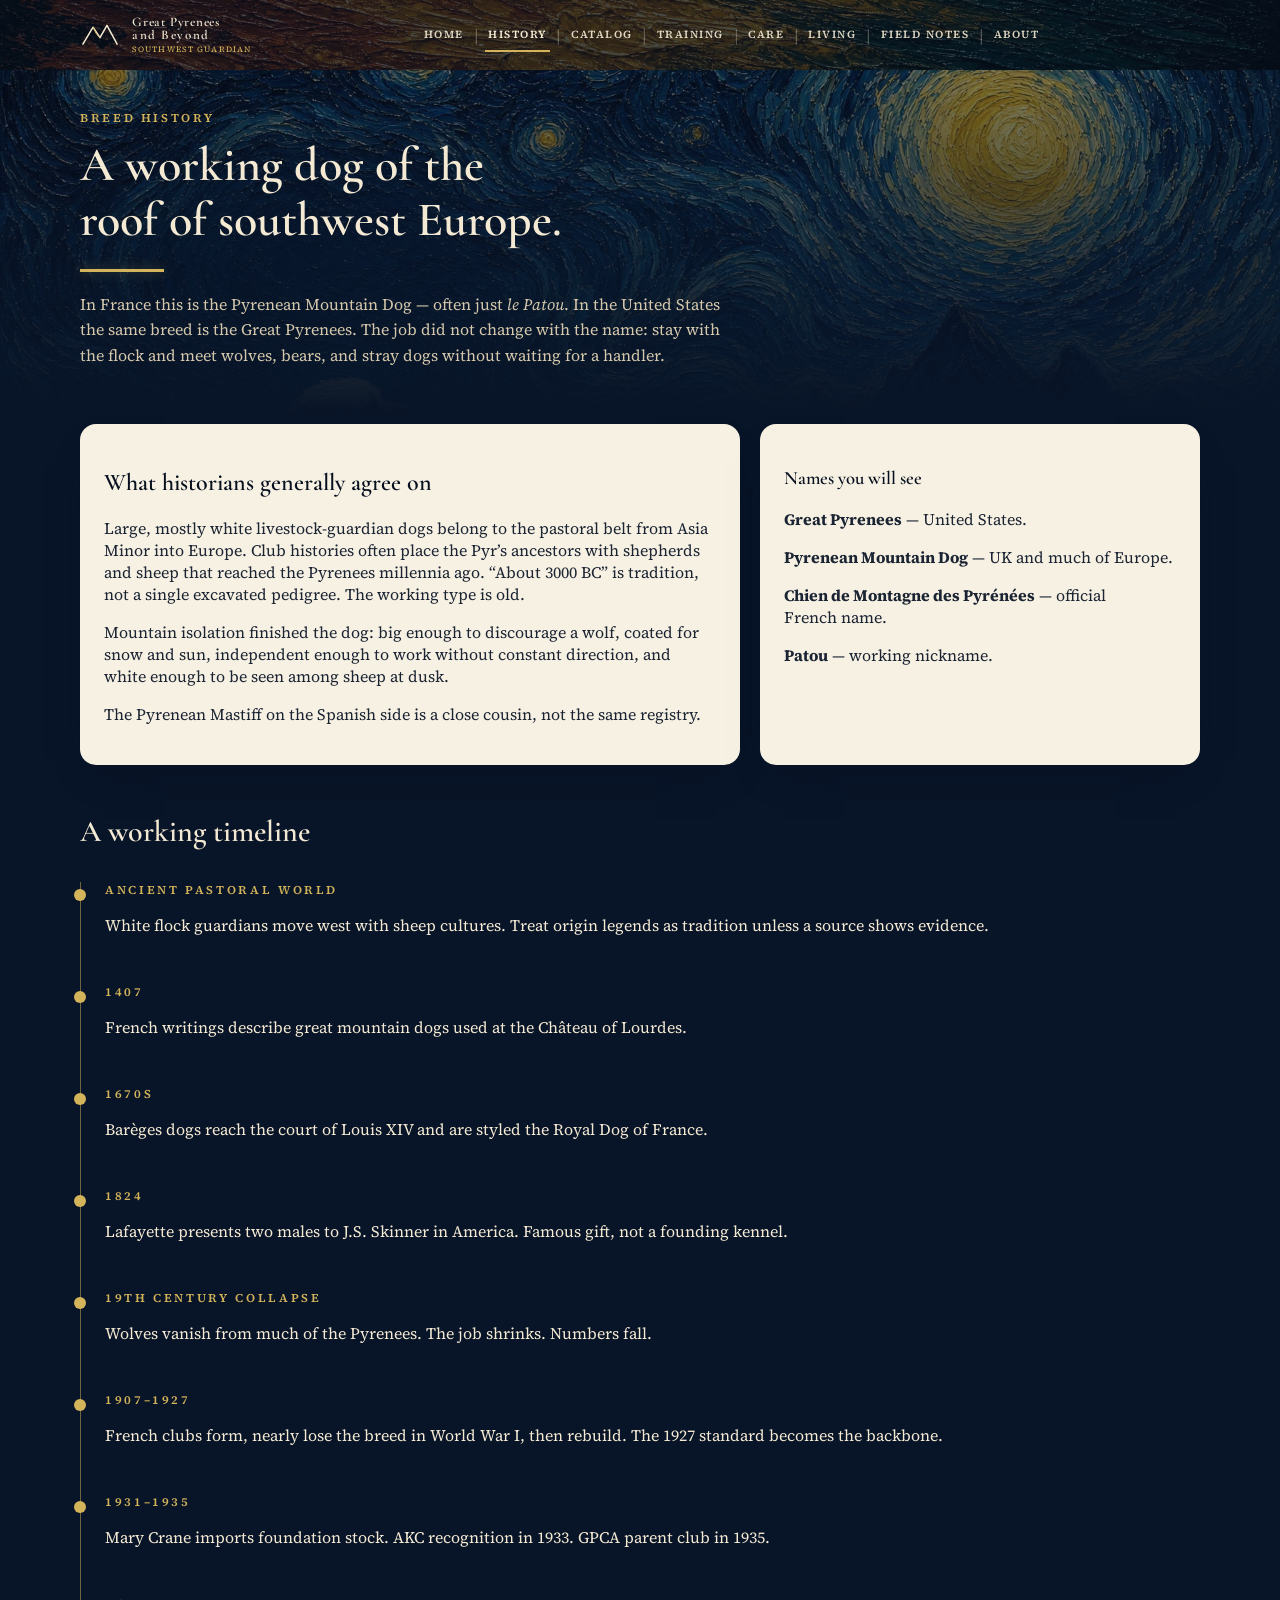
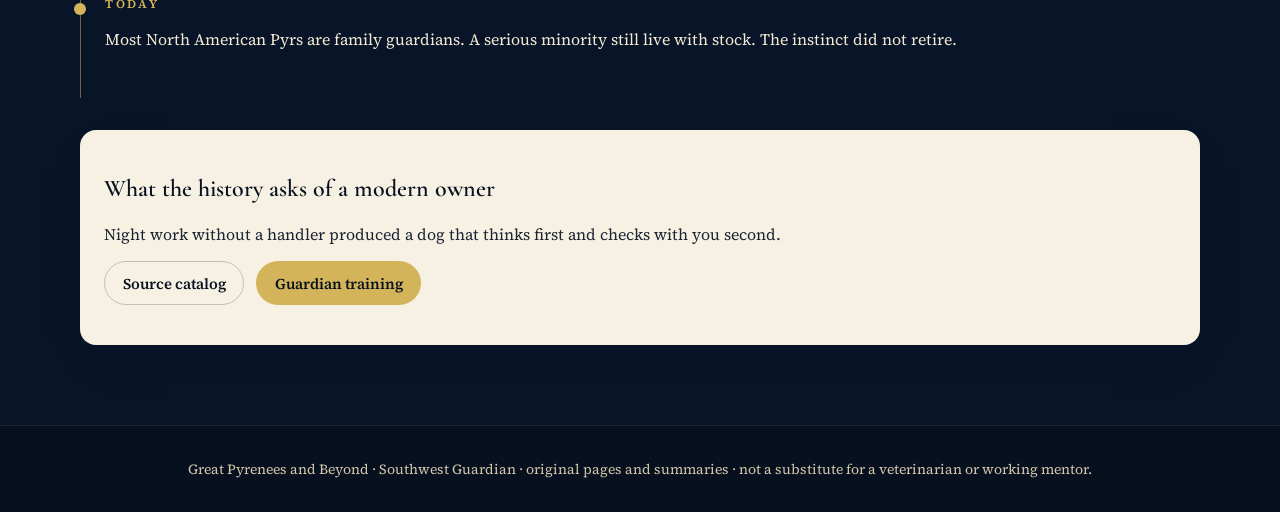
<file: history.html>
<!DOCTYPE html>
<html lang="en">
<head>
  <meta charset="UTF-8">
  <meta name="viewport" content="width=device-width, initial-scale=1">
  <meta http-equiv="Cache-Control" content="no-cache, no-store, must-revalidate">
  <title>History — Great Pyrenees and Beyond</title>
  <meta name="description" content="Breed history of the Great Pyrenees / Patou.">
  <link rel="icon" type="image/svg+xml" href="assets/favicon.svg">
  <link rel="preconnect" href="https://fonts.googleapis.com">
  <link rel="preconnect" href="https://fonts.gstatic.com" crossorigin>
  <link href="https://fonts.googleapis.com/css2?family=Cormorant+Garamond:ital,wght@0,500;0,600;0,700;1,500&family=Source+Serif+4:ital,opsz,wght@0,8..60,400;0,8..60,600;1,8..60,400&display=swap" rel="stylesheet">
  <link rel="stylesheet" href="assets/styles.css?v=beyond7">
</head>
<body>
  <header class="site-header bar">
    <div class="bar-bg" aria-hidden="true"><picture><source type="image/webp" srcset="assets/paint-bar.webp?v=beyond7"><img src="assets/paint-bar.jpg?v=beyond7" alt=""></picture></div>
  <div class="header-inner site-wrap">
    <a class="brand" href="index.html" aria-label="Great Pyrenees and Beyond home">
    <svg width="40" height="30" viewBox="0 0 46 34" fill="none" aria-hidden="true">
  <path d="M3 28 L15 8 L23 20 L31 6 L43 28" stroke="#f4ead4" stroke-width="1.7" stroke-linejoin="round"/>
  <path d="M15 8 L19 16 L23 20" stroke="#d4b45a" stroke-width="1.15"/>
</svg>
    <span class="brand-copy"><strong>Great Pyrenees</strong><em>and Beyond</em><span>Southwest Guardian</span></span>
  </a>
    <nav class="desk-nav" aria-label="Primary"><a href="index.html">Home</a><span class="pipe" aria-hidden="true">|</span><a href="history.html" class="active">History</a><span class="pipe" aria-hidden="true">|</span><a href="archive.html">Catalog</a><span class="pipe" aria-hidden="true">|</span><a href="training.html">Training</a><span class="pipe" aria-hidden="true">|</span><a href="care.html">Care</a><span class="pipe" aria-hidden="true">|</span><a href="living.html">Living</a><span class="pipe" aria-hidden="true">|</span><a href="field-notes.html">Field Notes</a><span class="pipe" aria-hidden="true">|</span><a href="about.html">About</a></nav>
    <button type="button" class="menu-btn" data-open-menu aria-expanded="false" aria-controls="site-menu">
      <span class="bars" aria-hidden="true"><i></i><i></i><i></i></span>
      Menu
    </button>
  </div>
  <div class="menu-panel" id="site-menu" data-menu hidden>
    <div class="bg" aria-hidden="true"><picture><source type="image/webp" srcset="assets/hero-mobile.webp?v=beyond7"><img src="assets/hero-mobile.jpg?v=beyond7" alt=""></picture></div>
    <div class="menu-top">
      <a class="brand" href="index.html" aria-label="Great Pyrenees and Beyond home">
    <svg width="40" height="30" viewBox="0 0 46 34" fill="none" aria-hidden="true">
  <path d="M3 28 L15 8 L23 20 L31 6 L43 28" stroke="#f4ead4" stroke-width="1.7" stroke-linejoin="round"/>
  <path d="M15 8 L19 16 L23 20" stroke="#d4b45a" stroke-width="1.15"/>
</svg>
    <span class="brand-copy"><strong>Great Pyrenees</strong><em>and Beyond</em><span>Southwest Guardian</span></span>
  </a>
      <button type="button" class="menu-close" data-close-menu aria-label="Close menu">×</button>
    </div>
    <nav class="menu-links"><a href="index.html">Home</a><a href="history.html" class="active">History</a><a href="archive.html">Catalog</a><a href="training.html">Training</a><a href="care.html">Care</a><a href="living.html">Living</a><a href="field-notes.html">Field Notes</a><a href="about.html">About</a></nav>
  </div>
  </header>
  <section class="page-banner">
    <picture><source type="image/webp" srcset="assets/sky-canvas.webp?v=beyond7"><img src="assets/sky-canvas.jpg?v=beyond7" alt=""></picture>
    <div class="wash"></div>
    <div class="inner site-wrap">
      <p class="kicker">Breed history</p>
      <h1>A working dog of the roof of southwest Europe.</h1>
      <span class="gold-rule"></span>
      <p class="lede">In France this is the Pyrenean Mountain Dog — often just <em>le Patou</em>. In the United States the same breed is the Great Pyrenees. The job did not change with the name: stay with the flock and meet wolves, bears, and stray dogs without waiting for a handler.</p>
    </div>
  </section>
    <main class="page-main">
      <div class="site-wrap grid-5">
        <article class="paper-card">
          <h2>What historians generally agree on</h2>
          <p>Large, mostly white livestock-guardian dogs belong to the pastoral belt from Asia Minor into Europe. Club histories often place the Pyr’s ancestors with shepherds and sheep that reached the Pyrenees millennia ago. “About 3000 BC” is tradition, not a single excavated pedigree. The working type is old.</p>
          <p>Mountain isolation finished the dog: big enough to discourage a wolf, coated for snow and sun, independent enough to work without constant direction, and white enough to be seen among sheep at dusk.</p>
          <p>The Pyrenean Mastiff on the Spanish side is a close cousin, not the same registry.</p>
        </article>
        <aside class="paper-card">
          <h3>Names you will see</h3>
          <p><strong>Great Pyrenees</strong> — United States.</p>
          <p><strong>Pyrenean Mountain Dog</strong> — UK and much of Europe.</p>
          <p><strong>Chien de Montagne des Pyrénées</strong> — official French name.</p>
          <p><strong>Patou</strong> — working nickname.</p>
        </aside>
      </div>
      <section class="site-wrap" style="margin-top:3rem">
        <h2 style="color:var(--cream);font-size:1.875rem">A working timeline</h2>
        <ol class="timeline">
          <li><p class="kicker">Ancient pastoral world</p><p>White flock guardians move west with sheep cultures. Treat origin legends as tradition unless a source shows evidence.</p></li>
          <li><p class="kicker">1407</p><p>French writings describe great mountain dogs used at the Château of Lourdes.</p></li>
          <li><p class="kicker">1670s</p><p>Barèges dogs reach the court of Louis XIV and are styled the Royal Dog of France.</p></li>
          <li><p class="kicker">1824</p><p>Lafayette presents two males to J.S. Skinner in America. Famous gift, not a founding kennel.</p></li>
          <li><p class="kicker">19th century collapse</p><p>Wolves vanish from much of the Pyrenees. The job shrinks. Numbers fall.</p></li>
          <li><p class="kicker">1907–1927</p><p>French clubs form, nearly lose the breed in World War I, then rebuild. The 1927 standard becomes the backbone.</p></li>
          <li><p class="kicker">1931–1935</p><p>Mary Crane imports foundation stock. AKC recognition in 1933. GPCA parent club in 1935.</p></li>
          <li><p class="kicker">Today</p><p>Most North American Pyrs are family guardians. A serious minority still live with stock. The instinct did not retire.</p></li>
        </ol>
      </section>
      <section class="site-wrap" style="margin-top:2rem">
        <article class="paper-card">
          <h2>What the history asks of a modern owner</h2>
          <p>Night work without a handler produced a dog that thinks first and checks with you second.</p>
          <p><a class="paint-btn" href="archive.html">Source catalog</a> &nbsp; <a class="paint-btn gold" href="training.html">Guardian training</a></p>
        </article>
      </section>
    </main>
  <footer class="site-footer"><div class="site-wrap">Great Pyrenees and Beyond · Southwest Guardian · original pages and summaries · not a substitute for a veterinarian or working mentor.</div></footer>
  <script src="assets/site.js?v=beyond7"></script>
</body>
</html>
</file>
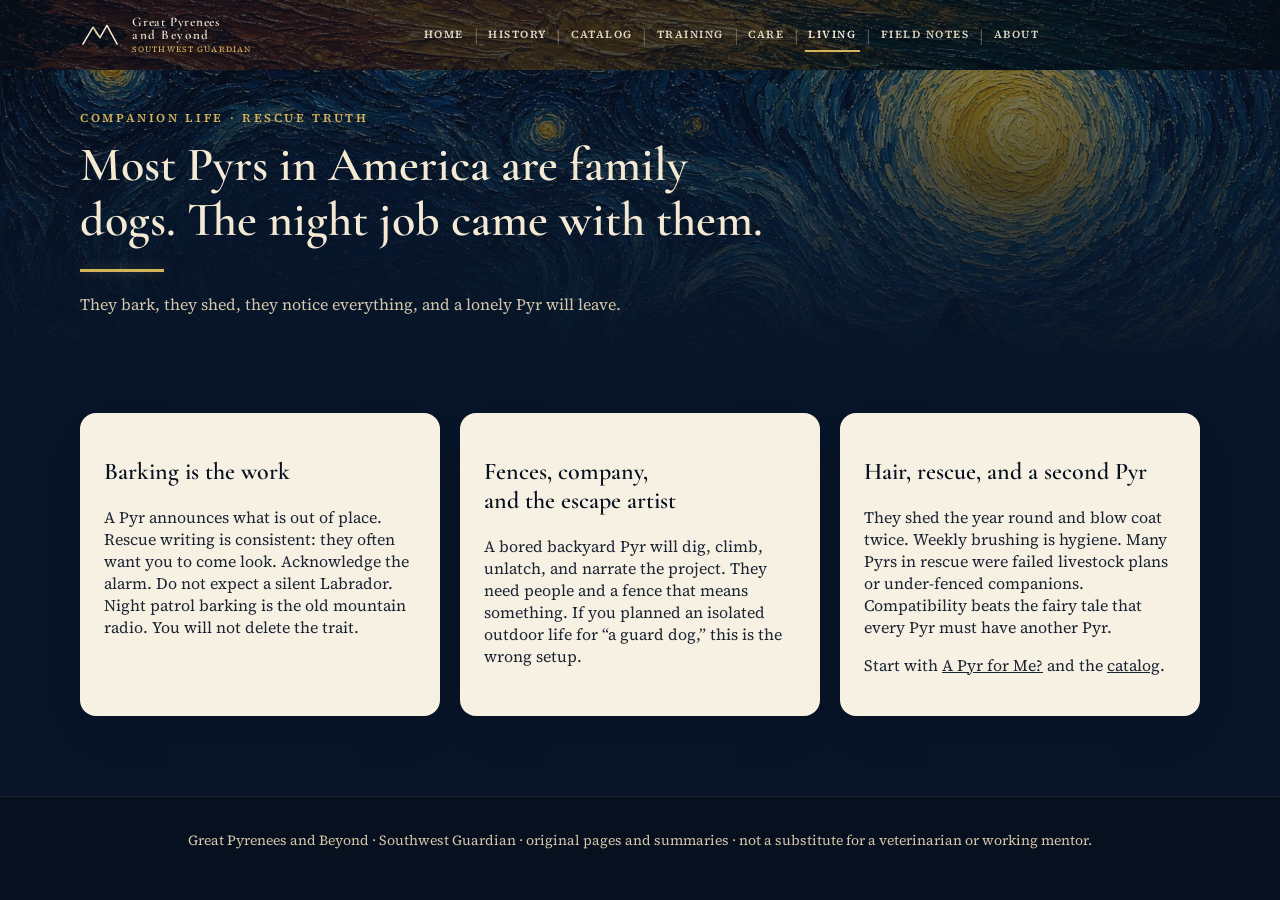
<file: living.html>
<!DOCTYPE html>
<html lang="en">
<head>
  <meta charset="UTF-8">
  <meta name="viewport" content="width=device-width, initial-scale=1">
  <meta http-equiv="Cache-Control" content="no-cache, no-store, must-revalidate">
  <title>Living With a Pyr — Great Pyrenees and Beyond</title>
  <meta name="description" content="Barking, fences, shedding, rescue truth.">
  <link rel="icon" type="image/svg+xml" href="assets/favicon.svg">
  <link rel="preconnect" href="https://fonts.googleapis.com">
  <link rel="preconnect" href="https://fonts.gstatic.com" crossorigin>
  <link href="https://fonts.googleapis.com/css2?family=Cormorant+Garamond:ital,wght@0,500;0,600;0,700;1,500&family=Source+Serif+4:ital,opsz,wght@0,8..60,400;0,8..60,600;1,8..60,400&display=swap" rel="stylesheet">
  <link rel="stylesheet" href="assets/styles.css?v=beyond7">
</head>
<body>
  <header class="site-header bar">
    <div class="bar-bg" aria-hidden="true"><picture><source type="image/webp" srcset="assets/paint-bar.webp?v=beyond7"><img src="assets/paint-bar.jpg?v=beyond7" alt=""></picture></div>
  <div class="header-inner site-wrap">
    <a class="brand" href="index.html" aria-label="Great Pyrenees and Beyond home">
    <svg width="40" height="30" viewBox="0 0 46 34" fill="none" aria-hidden="true">
  <path d="M3 28 L15 8 L23 20 L31 6 L43 28" stroke="#f4ead4" stroke-width="1.7" stroke-linejoin="round"/>
  <path d="M15 8 L19 16 L23 20" stroke="#d4b45a" stroke-width="1.15"/>
</svg>
    <span class="brand-copy"><strong>Great Pyrenees</strong><em>and Beyond</em><span>Southwest Guardian</span></span>
  </a>
    <nav class="desk-nav" aria-label="Primary"><a href="index.html">Home</a><span class="pipe" aria-hidden="true">|</span><a href="history.html">History</a><span class="pipe" aria-hidden="true">|</span><a href="archive.html">Catalog</a><span class="pipe" aria-hidden="true">|</span><a href="training.html">Training</a><span class="pipe" aria-hidden="true">|</span><a href="care.html">Care</a><span class="pipe" aria-hidden="true">|</span><a href="living.html" class="active">Living</a><span class="pipe" aria-hidden="true">|</span><a href="field-notes.html">Field Notes</a><span class="pipe" aria-hidden="true">|</span><a href="about.html">About</a></nav>
    <button type="button" class="menu-btn" data-open-menu aria-expanded="false" aria-controls="site-menu">
      <span class="bars" aria-hidden="true"><i></i><i></i><i></i></span>
      Menu
    </button>
  </div>
  <div class="menu-panel" id="site-menu" data-menu hidden>
    <div class="bg" aria-hidden="true"><picture><source type="image/webp" srcset="assets/hero-mobile.webp?v=beyond7"><img src="assets/hero-mobile.jpg?v=beyond7" alt=""></picture></div>
    <div class="menu-top">
      <a class="brand" href="index.html" aria-label="Great Pyrenees and Beyond home">
    <svg width="40" height="30" viewBox="0 0 46 34" fill="none" aria-hidden="true">
  <path d="M3 28 L15 8 L23 20 L31 6 L43 28" stroke="#f4ead4" stroke-width="1.7" stroke-linejoin="round"/>
  <path d="M15 8 L19 16 L23 20" stroke="#d4b45a" stroke-width="1.15"/>
</svg>
    <span class="brand-copy"><strong>Great Pyrenees</strong><em>and Beyond</em><span>Southwest Guardian</span></span>
  </a>
      <button type="button" class="menu-close" data-close-menu aria-label="Close menu">×</button>
    </div>
    <nav class="menu-links"><a href="index.html">Home</a><a href="history.html">History</a><a href="archive.html">Catalog</a><a href="training.html">Training</a><a href="care.html">Care</a><a href="living.html" class="active">Living</a><a href="field-notes.html">Field Notes</a><a href="about.html">About</a></nav>
  </div>
  </header>
  <section class="page-banner">
    <picture><source type="image/webp" srcset="assets/sky-canvas.webp?v=beyond7"><img src="assets/sky-canvas.jpg?v=beyond7" alt=""></picture>
    <div class="wash"></div>
    <div class="inner site-wrap">
      <p class="kicker">Companion life · rescue truth</p>
      <h1>Most Pyrs in America are family dogs. The night job came with them.</h1>
      <span class="gold-rule"></span>
      <p class="lede">They bark, they shed, they notice everything, and a lonely Pyr will leave.</p>
    </div>
  </section>
    <main class="page-main">
      <div class="site-wrap grid-3">
        <article class="paper-card"><h2>Barking is the work</h2><p>A Pyr announces what is out of place. Rescue writing is consistent: they often want you to come look. Acknowledge the alarm. Do not expect a silent Labrador. Night patrol barking is the old mountain radio. You will not delete the trait.</p></article>
        <article class="paper-card"><h2>Fences, company, and the escape artist</h2><p>A bored backyard Pyr will dig, climb, unlatch, and narrate the project. They need people and a fence that means something. If you planned an isolated outdoor life for “a guard dog,” this is the wrong setup.</p></article>
        <article class="paper-card"><h2>Hair, rescue, and a second Pyr</h2><p>They shed the year round and blow coat twice. Weekly brushing is hygiene. Many Pyrs in rescue were failed livestock plans or under-fenced companions. Compatibility beats the fairy tale that every Pyr must have another Pyr.</p>
          <p>Start with <a href="https://nationalpyr.org/pyr-for-me/" target="_blank" rel="noopener">A Pyr for Me?</a> and the <a href="archive.html">catalog</a>.</p></article>
      </div>
    </main>
  <footer class="site-footer"><div class="site-wrap">Great Pyrenees and Beyond · Southwest Guardian · original pages and summaries · not a substitute for a veterinarian or working mentor.</div></footer>
  <script src="assets/site.js?v=beyond7"></script>
</body>
</html>
</file>
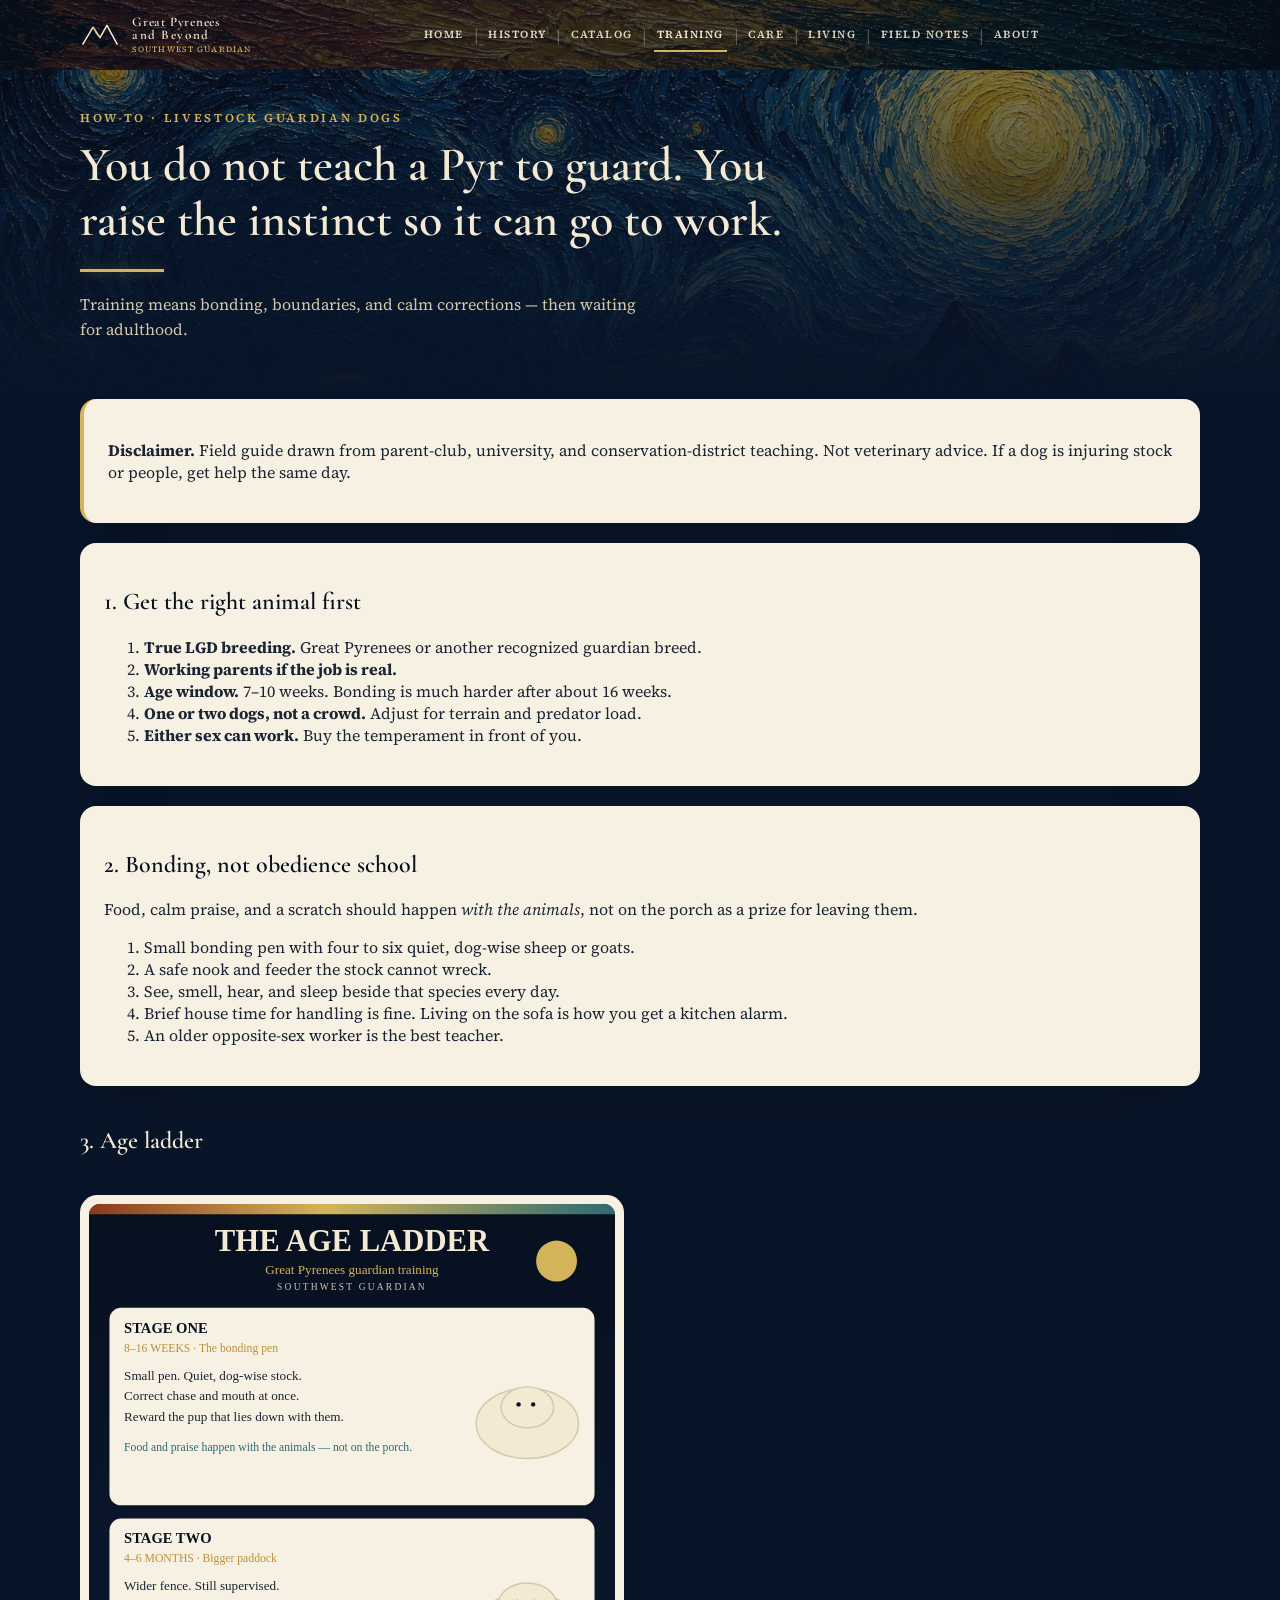
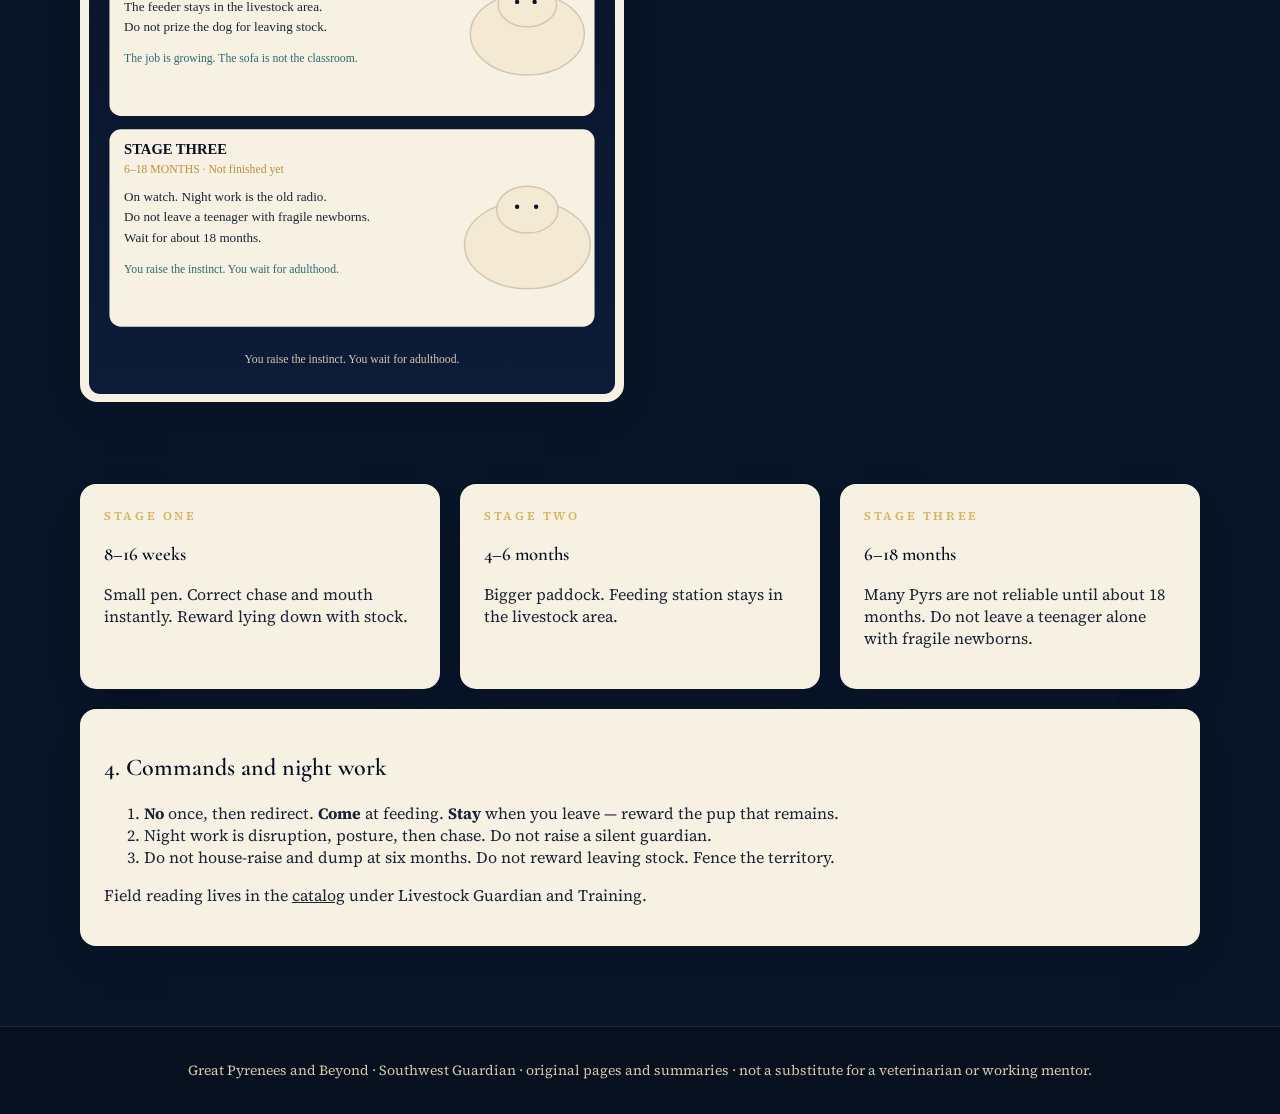
<file: training.html>
<!DOCTYPE html>
<html lang="en">
<head>
  <meta charset="UTF-8">
  <meta name="viewport" content="width=device-width, initial-scale=1">
  <meta http-equiv="Cache-Control" content="no-cache, no-store, must-revalidate">
  <title>Livestock Guardian Training — Great Pyrenees and Beyond</title>
  <meta name="description" content="How to raise a Great Pyrenees as a livestock guardian.">
  <link rel="icon" type="image/svg+xml" href="assets/favicon.svg">
  <link rel="preconnect" href="https://fonts.googleapis.com">
  <link rel="preconnect" href="https://fonts.gstatic.com" crossorigin>
  <link href="https://fonts.googleapis.com/css2?family=Cormorant+Garamond:ital,wght@0,500;0,600;0,700;1,500&family=Source+Serif+4:ital,opsz,wght@0,8..60,400;0,8..60,600;1,8..60,400&display=swap" rel="stylesheet">
  <link rel="stylesheet" href="assets/styles.css?v=beyond7">
</head>
<body>
  <header class="site-header bar">
    <div class="bar-bg" aria-hidden="true"><picture><source type="image/webp" srcset="assets/paint-bar.webp?v=beyond7"><img src="assets/paint-bar.jpg?v=beyond7" alt=""></picture></div>
  <div class="header-inner site-wrap">
    <a class="brand" href="index.html" aria-label="Great Pyrenees and Beyond home">
    <svg width="40" height="30" viewBox="0 0 46 34" fill="none" aria-hidden="true">
  <path d="M3 28 L15 8 L23 20 L31 6 L43 28" stroke="#f4ead4" stroke-width="1.7" stroke-linejoin="round"/>
  <path d="M15 8 L19 16 L23 20" stroke="#d4b45a" stroke-width="1.15"/>
</svg>
    <span class="brand-copy"><strong>Great Pyrenees</strong><em>and Beyond</em><span>Southwest Guardian</span></span>
  </a>
    <nav class="desk-nav" aria-label="Primary"><a href="index.html">Home</a><span class="pipe" aria-hidden="true">|</span><a href="history.html">History</a><span class="pipe" aria-hidden="true">|</span><a href="archive.html">Catalog</a><span class="pipe" aria-hidden="true">|</span><a href="training.html" class="active">Training</a><span class="pipe" aria-hidden="true">|</span><a href="care.html">Care</a><span class="pipe" aria-hidden="true">|</span><a href="living.html">Living</a><span class="pipe" aria-hidden="true">|</span><a href="field-notes.html">Field Notes</a><span class="pipe" aria-hidden="true">|</span><a href="about.html">About</a></nav>
    <button type="button" class="menu-btn" data-open-menu aria-expanded="false" aria-controls="site-menu">
      <span class="bars" aria-hidden="true"><i></i><i></i><i></i></span>
      Menu
    </button>
  </div>
  <div class="menu-panel" id="site-menu" data-menu hidden>
    <div class="bg" aria-hidden="true"><picture><source type="image/webp" srcset="assets/hero-mobile.webp?v=beyond7"><img src="assets/hero-mobile.jpg?v=beyond7" alt=""></picture></div>
    <div class="menu-top">
      <a class="brand" href="index.html" aria-label="Great Pyrenees and Beyond home">
    <svg width="40" height="30" viewBox="0 0 46 34" fill="none" aria-hidden="true">
  <path d="M3 28 L15 8 L23 20 L31 6 L43 28" stroke="#f4ead4" stroke-width="1.7" stroke-linejoin="round"/>
  <path d="M15 8 L19 16 L23 20" stroke="#d4b45a" stroke-width="1.15"/>
</svg>
    <span class="brand-copy"><strong>Great Pyrenees</strong><em>and Beyond</em><span>Southwest Guardian</span></span>
  </a>
      <button type="button" class="menu-close" data-close-menu aria-label="Close menu">×</button>
    </div>
    <nav class="menu-links"><a href="index.html">Home</a><a href="history.html">History</a><a href="archive.html">Catalog</a><a href="training.html" class="active">Training</a><a href="care.html">Care</a><a href="living.html">Living</a><a href="field-notes.html">Field Notes</a><a href="about.html">About</a></nav>
  </div>
  </header>
  <section class="page-banner">
    <picture><source type="image/webp" srcset="assets/sky-canvas.webp?v=beyond7"><img src="assets/sky-canvas.jpg?v=beyond7" alt=""></picture>
    <div class="wash"></div>
    <div class="inner site-wrap">
      <p class="kicker">How-to · livestock guardian dogs</p>
      <h1>You do not teach a Pyr to guard. You raise the instinct so it can go to work.</h1>
      <span class="gold-rule"></span>
      <p class="lede">Training means bonding, boundaries, and calm corrections — then waiting for adulthood.</p>
    </div>
  </section>
    <main class="page-main">
      <div class="site-wrap" style="display:grid;gap:1.25rem">
        <aside class="paper-card callout"><p><strong>Disclaimer.</strong> Field guide drawn from parent-club, university, and conservation-district teaching. Not veterinary advice. If a dog is injuring stock or people, get help the same day.</p></aside>
        <article class="paper-card"><h2>1. Get the right animal first</h2>
          <ol><li><strong>True LGD breeding.</strong> Great Pyrenees or another recognized guardian breed.</li>
          <li><strong>Working parents if the job is real.</strong></li>
          <li><strong>Age window.</strong> 7–10 weeks. Bonding is much harder after about 16 weeks.</li>
          <li><strong>One or two dogs, not a crowd.</strong> Adjust for terrain and predator load.</li>
          <li><strong>Either sex can work.</strong> Buy the temperament in front of you.</li></ol>
        </article>
        <article class="paper-card"><h2>2. Bonding, not obedience school</h2>
          <p>Food, calm praise, and a scratch should happen <em>with the animals</em>, not on the porch as a prize for leaving them.</p>
          <ol><li>Small bonding pen with four to six quiet, dog-wise sheep or goats.</li>
          <li>A safe nook and feeder the stock cannot wreck.</li>
          <li>See, smell, hear, and sleep beside that species every day.</li>
          <li>Brief house time for handling is fine. Living on the sofa is how you get a kitchen alarm.</li>
          <li>An older opposite-sex worker is the best teacher.</li></ol>
        </article>
        <h2 style="color:var(--cream)">3. Age ladder</h2>
        <figure class="ladder-frame" style="margin-top:0">
          <img src="assets/age-ladder.svg?v=beyond7" width="720" height="1080" alt="Age ladder infographic: bonding pen at 8 to 16 weeks, bigger paddock at 4 to 6 months, night watch until about 18 months.">
        </figure>
        <div class="grid-3">
          <article class="paper-card"><p class="kicker">Stage one</p><h3>8–16 weeks</h3><p>Small pen. Correct chase and mouth instantly. Reward lying down with stock.</p></article>
          <article class="paper-card"><p class="kicker">Stage two</p><h3>4–6 months</h3><p>Bigger paddock. Feeding station stays in the livestock area.</p></article>
          <article class="paper-card"><p class="kicker">Stage three</p><h3>6–18 months</h3><p>Many Pyrs are not reliable until about 18 months. Do not leave a teenager alone with fragile newborns.</p></article>
        </div>
        <article class="paper-card"><h2>4. Commands and night work</h2>
          <ol><li><strong>No</strong> once, then redirect. <strong>Come</strong> at feeding. <strong>Stay</strong> when you leave — reward the pup that remains.</li>
          <li>Night work is disruption, posture, then chase. Do not raise a silent guardian.</li>
          <li>Do not house-raise and dump at six months. Do not reward leaving stock. Fence the territory.</li></ol>
          <p>Field reading lives in the <a href="archive.html">catalog</a> under Livestock Guardian and Training.</p>
        </article>
      </div>
    </main>
  <footer class="site-footer"><div class="site-wrap">Great Pyrenees and Beyond · Southwest Guardian · original pages and summaries · not a substitute for a veterinarian or working mentor.</div></footer>
  <script src="assets/site.js?v=beyond7"></script>
</body>
</html>
</file>
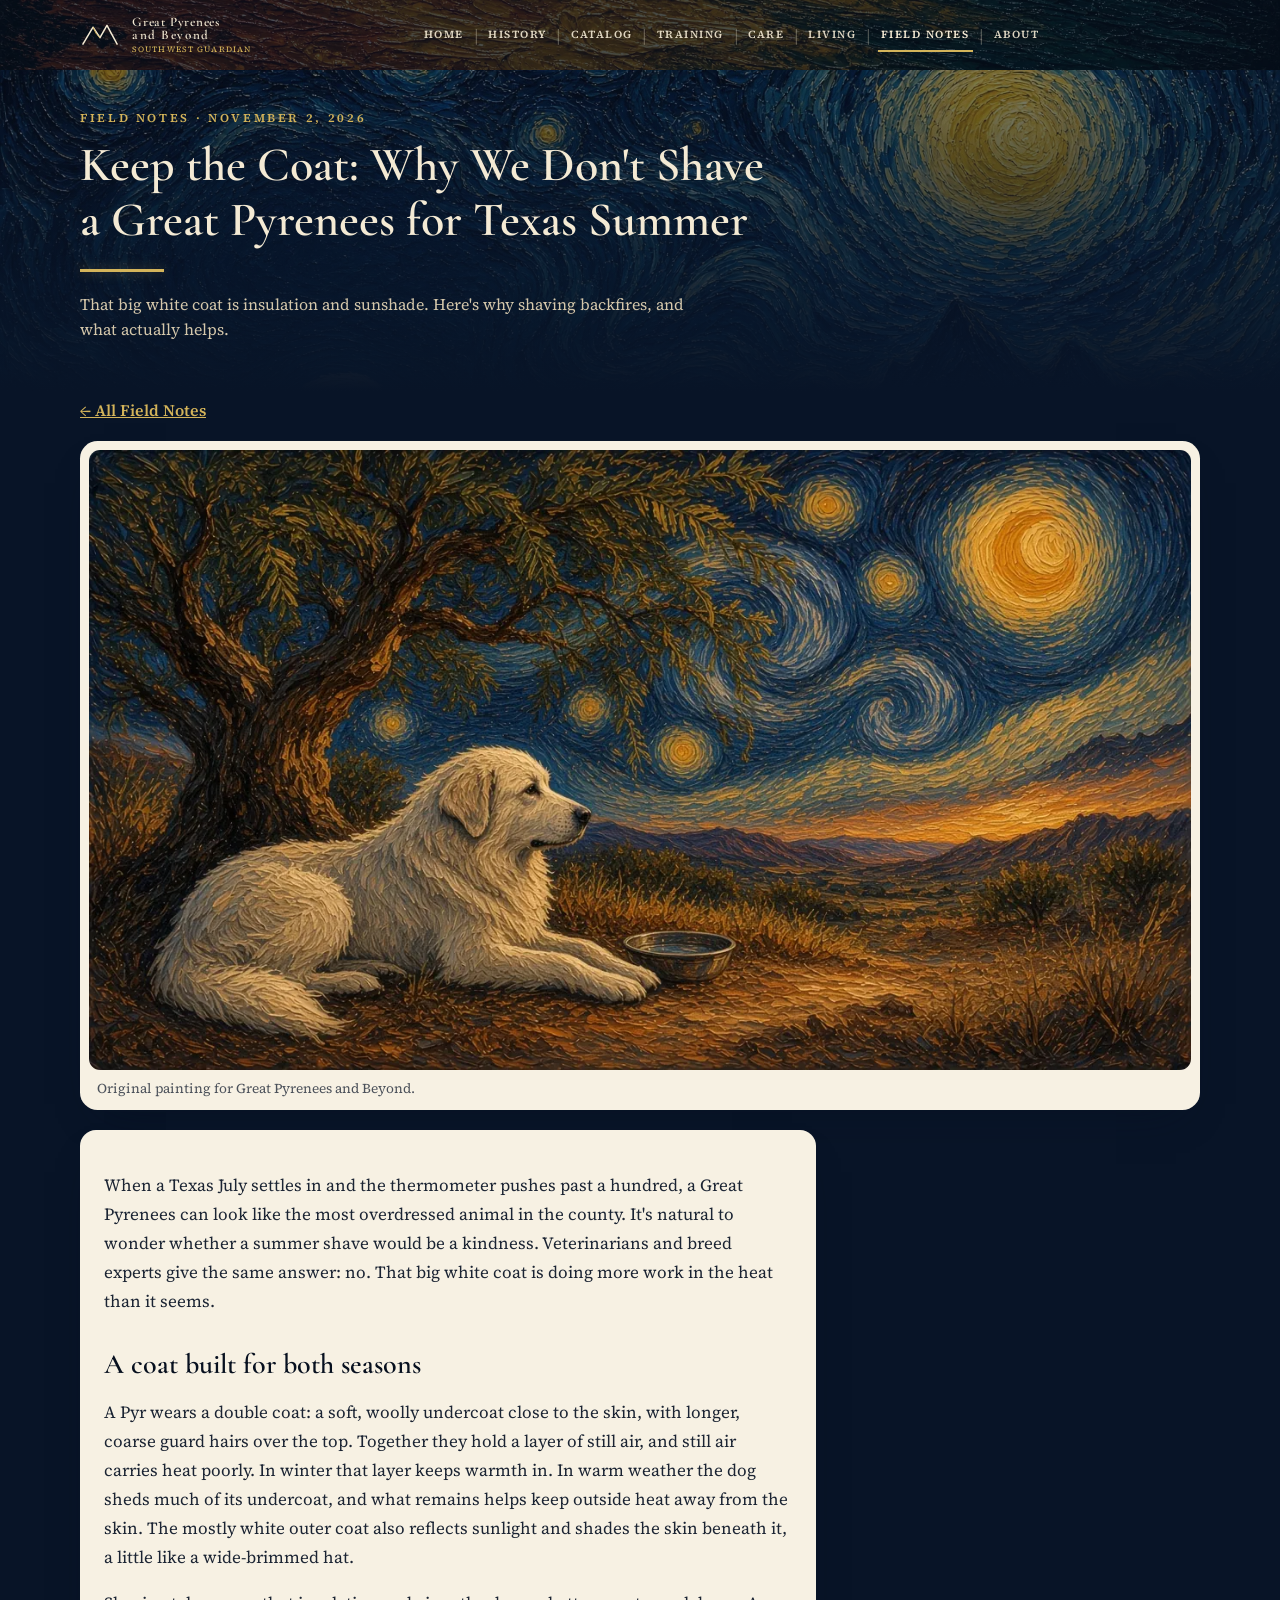
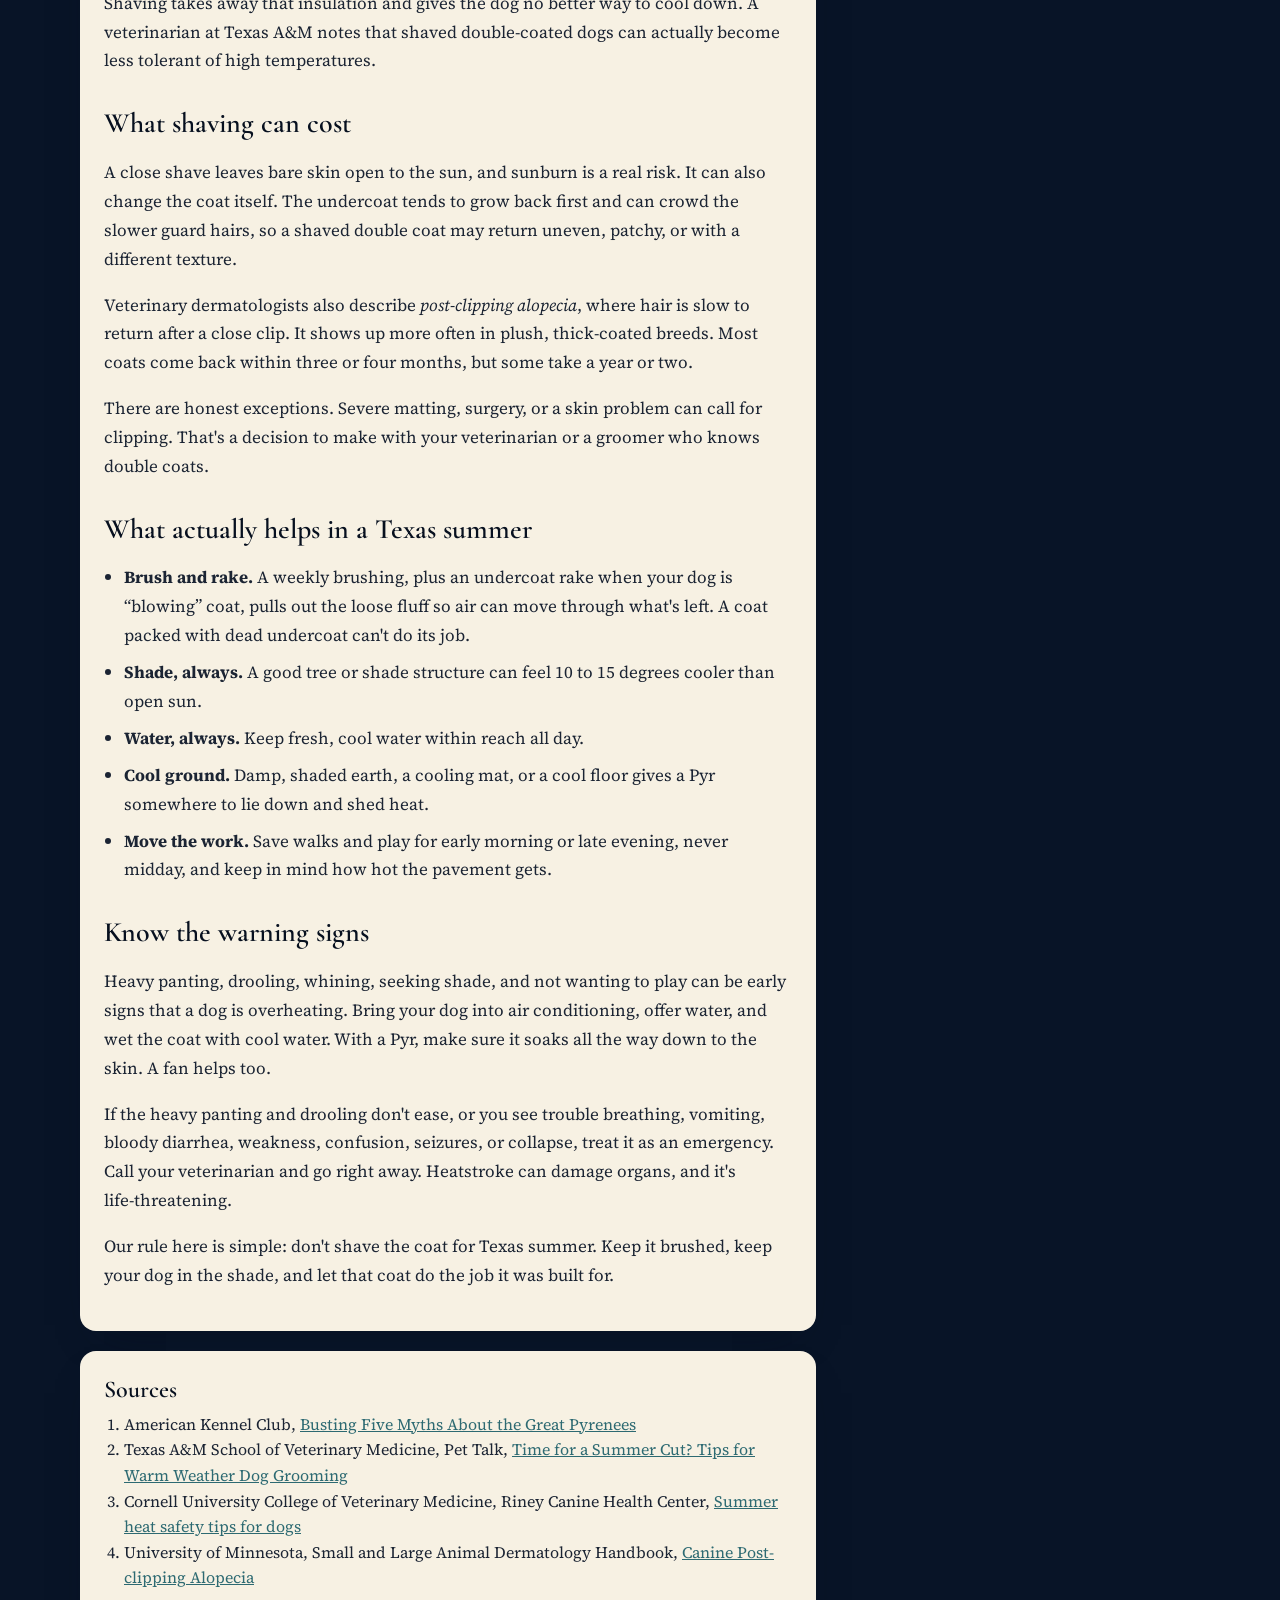
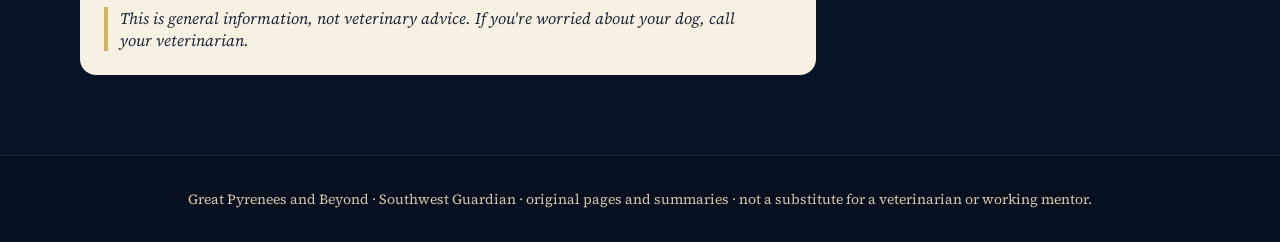
<file: field-notes/dont-shave-texas-summer.html>
<!DOCTYPE html>
<html lang="en">
<head>
  <meta charset="UTF-8">
  <meta name="viewport" content="width=device-width, initial-scale=1">
  <meta http-equiv="Cache-Control" content="no-cache, no-store, must-revalidate">
  <title>Keep the Coat: Why We Don't Shave a Great Pyrenees for Texas Summer — Field Notes — Great Pyrenees and Beyond</title>
  <meta name="description" content="A shaved Pyr isn't a cooler Pyr. Here's how that double coat keeps out heat and sun, what shaving can cost, and the brushing, shade, and water habits that actually get a Great Pyrenees through a Texas summer.">
  <meta property="og:title" content="Keep the Coat: Why We Don't Shave a Great Pyrenees for Texas Summer">
  <meta property="og:description" content="A shaved Pyr isn't a cooler Pyr. Here's how that double coat keeps out heat and sun, what shaving can cost, and the brushing, shade, and water habits that actually get a Great Pyrenees through a Texas summer.">
  <meta property="og:image" content="https://marywaswright.github.io/assets/field-notes/fn-dont-shave-mascot.jpg">
  <meta property="og:type" content="article">
  <link rel="icon" type="image/svg+xml" href="../assets/favicon.svg">
  <link rel="preconnect" href="https://fonts.googleapis.com">
  <link rel="preconnect" href="https://fonts.gstatic.com" crossorigin>
  <link href="https://fonts.googleapis.com/css2?family=Cormorant+Garamond:ital,wght@0,500;0,600;0,700;1,500&family=Source+Serif+4:ital,opsz,wght@0,8..60,400;0,8..60,600;1,8..60,400&display=swap" rel="stylesheet">
  <link rel="stylesheet" href="../assets/styles.css?v=beyond7">
</head>
<body>
  <header class="site-header bar">
    <div class="bar-bg" aria-hidden="true"><picture><source type="image/webp" srcset="../assets/paint-bar.webp?v=beyond7"><img src="../assets/paint-bar.jpg?v=beyond7" alt=""></picture></div>
  <div class="header-inner site-wrap">
    <a class="brand" href="../index.html" aria-label="Great Pyrenees and Beyond home">
    <svg width="40" height="30" viewBox="0 0 46 34" fill="none" aria-hidden="true">
  <path d="M3 28 L15 8 L23 20 L31 6 L43 28" stroke="#f4ead4" stroke-width="1.7" stroke-linejoin="round"/>
  <path d="M15 8 L19 16 L23 20" stroke="#d4b45a" stroke-width="1.15"/>
</svg>
    <span class="brand-copy"><strong>Great Pyrenees</strong><em>and Beyond</em><span>Southwest Guardian</span></span>
  </a>
    <nav class="desk-nav" aria-label="Primary"><a href="../index.html">Home</a><span class="pipe" aria-hidden="true">|</span><a href="../history.html">History</a><span class="pipe" aria-hidden="true">|</span><a href="../archive.html">Catalog</a><span class="pipe" aria-hidden="true">|</span><a href="../training.html">Training</a><span class="pipe" aria-hidden="true">|</span><a href="../care.html">Care</a><span class="pipe" aria-hidden="true">|</span><a href="../living.html">Living</a><span class="pipe" aria-hidden="true">|</span><a href="../field-notes.html" class="active" aria-current="page">Field Notes</a><span class="pipe" aria-hidden="true">|</span><a href="../about.html">About</a></nav>
    <button type="button" class="menu-btn" data-open-menu aria-expanded="false" aria-controls="site-menu">
      <span class="bars" aria-hidden="true"><i></i><i></i><i></i></span>
      Menu
    </button>
  </div>
  <div class="menu-panel" id="site-menu" data-menu hidden>
    <div class="bg" aria-hidden="true"><picture><source type="image/webp" srcset="../assets/hero-mobile.webp?v=beyond7"><img src="../assets/hero-mobile.jpg?v=beyond7" alt=""></picture></div>
    <div class="menu-top">
      <a class="brand" href="../index.html" aria-label="Great Pyrenees and Beyond home">
    <svg width="40" height="30" viewBox="0 0 46 34" fill="none" aria-hidden="true">
  <path d="M3 28 L15 8 L23 20 L31 6 L43 28" stroke="#f4ead4" stroke-width="1.7" stroke-linejoin="round"/>
  <path d="M15 8 L19 16 L23 20" stroke="#d4b45a" stroke-width="1.15"/>
</svg>
    <span class="brand-copy"><strong>Great Pyrenees</strong><em>and Beyond</em><span>Southwest Guardian</span></span>
  </a>
      <button type="button" class="menu-close" data-close-menu aria-label="Close menu">×</button>
    </div>
    <nav class="menu-links"><a href="../index.html">Home</a><a href="../history.html">History</a><a href="../archive.html">Catalog</a><a href="../training.html">Training</a><a href="../care.html">Care</a><a href="../living.html">Living</a><a href="../field-notes.html" class="active" aria-current="page">Field Notes</a><a href="../about.html">About</a></nav>
  </div>
  </header>
  <section class="page-banner">
    <picture><source type="image/webp" srcset="../assets/sky-canvas.webp?v=beyond7"><img src="../assets/sky-canvas.jpg?v=beyond7" alt=""></picture>
    <div class="wash"></div>
    <div class="inner site-wrap">
      <p class="kicker">Field Notes · <time datetime="2026-11-02">November 2, 2026</time></p>
      <h1>Keep the Coat: Why We Don't Shave a Great Pyrenees for Texas Summer</h1>
      <span class="gold-rule"></span>
      <p class="lede">That big white coat is insulation and sunshade. Here's why shaving backfires, and what actually helps.</p>
    </div>
  </section>
  <main class="page-main">
    <div class="site-wrap" style="display:grid;gap:1.25rem">
      <p style="margin:0"><a class="post-back" href="../field-notes.html">← All Field Notes</a></p>
      <figure class="post-hero">
        <picture><source type="image/webp" srcset="../assets/field-notes/fn-dont-shave-mascot.webp?v=beyond7"><img src="../assets/field-notes/fn-dont-shave-mascot.jpg?v=beyond7" width="1280" height="720" alt="Painting of a white Great Pyrenees with a full, fluffy coat lying calmly in the shade of a mesquite tree beside a water bowl, under a swirling navy evening sky with a gold moon and stars over Texas hill country."></picture>
        <figcaption>Original painting for Great Pyrenees and Beyond.</figcaption>
      </figure>
      <article class="paper-card prose">

<p>When a Texas July settles in and the thermometer pushes past a hundred, a Great Pyrenees can look like the most overdressed animal in the county. It's natural to wonder whether a summer shave would be a kindness. Veterinarians and breed experts give the same answer: no. That big white coat is doing more work in the heat than it seems.</p>

<h2>A coat built for both seasons</h2>
<p>A Pyr wears a double coat: a soft, woolly undercoat close to the skin, with longer, coarse guard hairs over the top. Together they hold a layer of still air, and still air carries heat poorly. In winter that layer keeps warmth in. In warm weather the dog sheds much of its undercoat, and what remains helps keep outside heat away from the skin. The mostly white outer coat also reflects sunlight and shades the skin beneath it, a little like a wide-brimmed hat.</p>
<p>Shaving takes away that insulation and gives the dog no better way to cool down. A veterinarian at Texas A&amp;M notes that shaved double-coated dogs can actually become less tolerant of high temperatures.</p>

<h2>What shaving can cost</h2>
<p>A close shave leaves bare skin open to the sun, and sunburn is a real risk. It can also change the coat itself. The undercoat tends to grow back first and can crowd the slower guard hairs, so a shaved double coat may return uneven, patchy, or with a different texture.</p>
<p>Veterinary dermatologists also describe <em>post-clipping alopecia</em>, where hair is slow to return after a close clip. It shows up more often in plush, thick-coated breeds. Most coats come back within three or four months, but some take a year or two.</p>
<p>There are honest exceptions. Severe matting, surgery, or a skin problem can call for clipping. That's a decision to make with your veterinarian or a groomer who knows double coats.</p>

<h2>What actually helps in a Texas summer</h2>
<ul>
<li><strong>Brush and rake.</strong> A weekly brushing, plus an undercoat rake when your dog is &ldquo;blowing&rdquo; coat, pulls out the loose fluff so air can move through what's left. A coat packed with dead undercoat can't do its job.</li>
<li><strong>Shade, always.</strong> A good tree or shade structure can feel 10 to 15 degrees cooler than open sun.</li>
<li><strong>Water, always.</strong> Keep fresh, cool water within reach all day.</li>
<li><strong>Cool ground.</strong> Damp, shaded earth, a cooling mat, or a cool floor gives a Pyr somewhere to lie down and shed heat.</li>
<li><strong>Move the work.</strong> Save walks and play for early morning or late evening, never midday, and keep in mind how hot the pavement gets.</li>
</ul>

<h2>Know the warning signs</h2>
<p>Heavy panting, drooling, whining, seeking shade, and not wanting to play can be early signs that a dog is overheating. Bring your dog into air conditioning, offer water, and wet the coat with cool water. With a Pyr, make sure it soaks all the way down to the skin. A fan helps too.</p>
<p>If the heavy panting and drooling don't ease, or you see trouble breathing, vomiting, bloody diarrhea, weakness, confusion, seizures, or collapse, treat it as an emergency. Call your veterinarian and go right away. Heatstroke can damage organs, and it's life-threatening.</p>

<p>Our rule here is simple: don't shave the coat for Texas summer. Keep it brushed, keep your dog in the shade, and let that coat do the job it was built for.</p>

      </article>
      <aside class="paper-card post-sources" aria-labelledby="sources-h">
        <h2 id="sources-h">Sources</h2>
        <ol>
          <li>American Kennel Club, <a href="https://www.akc.org/expert-advice/dog-breeds/breed-spotlight-busting-five-myths-about-the-great-pyrenees/" rel="noopener">Busting Five Myths About the Great Pyrenees</a></li>
          <li>Texas A&amp;M School of Veterinary Medicine, Pet Talk, <a href="https://vetmed.tamu.edu/news/pet-talk/summer-dog-grooming/" rel="noopener">Time for a Summer Cut? Tips for Warm Weather Dog Grooming</a></li>
          <li>Cornell University College of Veterinary Medicine, Riney Canine Health Center, <a href="https://www.vet.cornell.edu/departments-centers-and-institutes/riney-canine-health-center/canine-health-topics/summer-heat-safety-tips-dogs" rel="noopener">Summer heat safety tips for dogs</a></li>
          <li>University of Minnesota, Small and Large Animal Dermatology Handbook, <a href="https://open.lib.umn.edu/animaldermatology2/chapter/canine-post-clipping-alopecia/" rel="noopener">Canine Post-clipping Alopecia</a></li>
        </ol>
        <p class="callout" style="margin:1rem 0 0;padding-left:0.75rem"><em>This is general information, not veterinary advice. If you're worried about your dog, call your veterinarian.</em></p>
      </aside>
    </div>
  </main>
  <footer class="site-footer"><div class="site-wrap">Great Pyrenees and Beyond · Southwest Guardian · original pages and summaries · not a substitute for a veterinarian or working mentor.</div></footer>
  <script src="../assets/site.js?v=beyond7"></script>
</body>
</html>
</file>
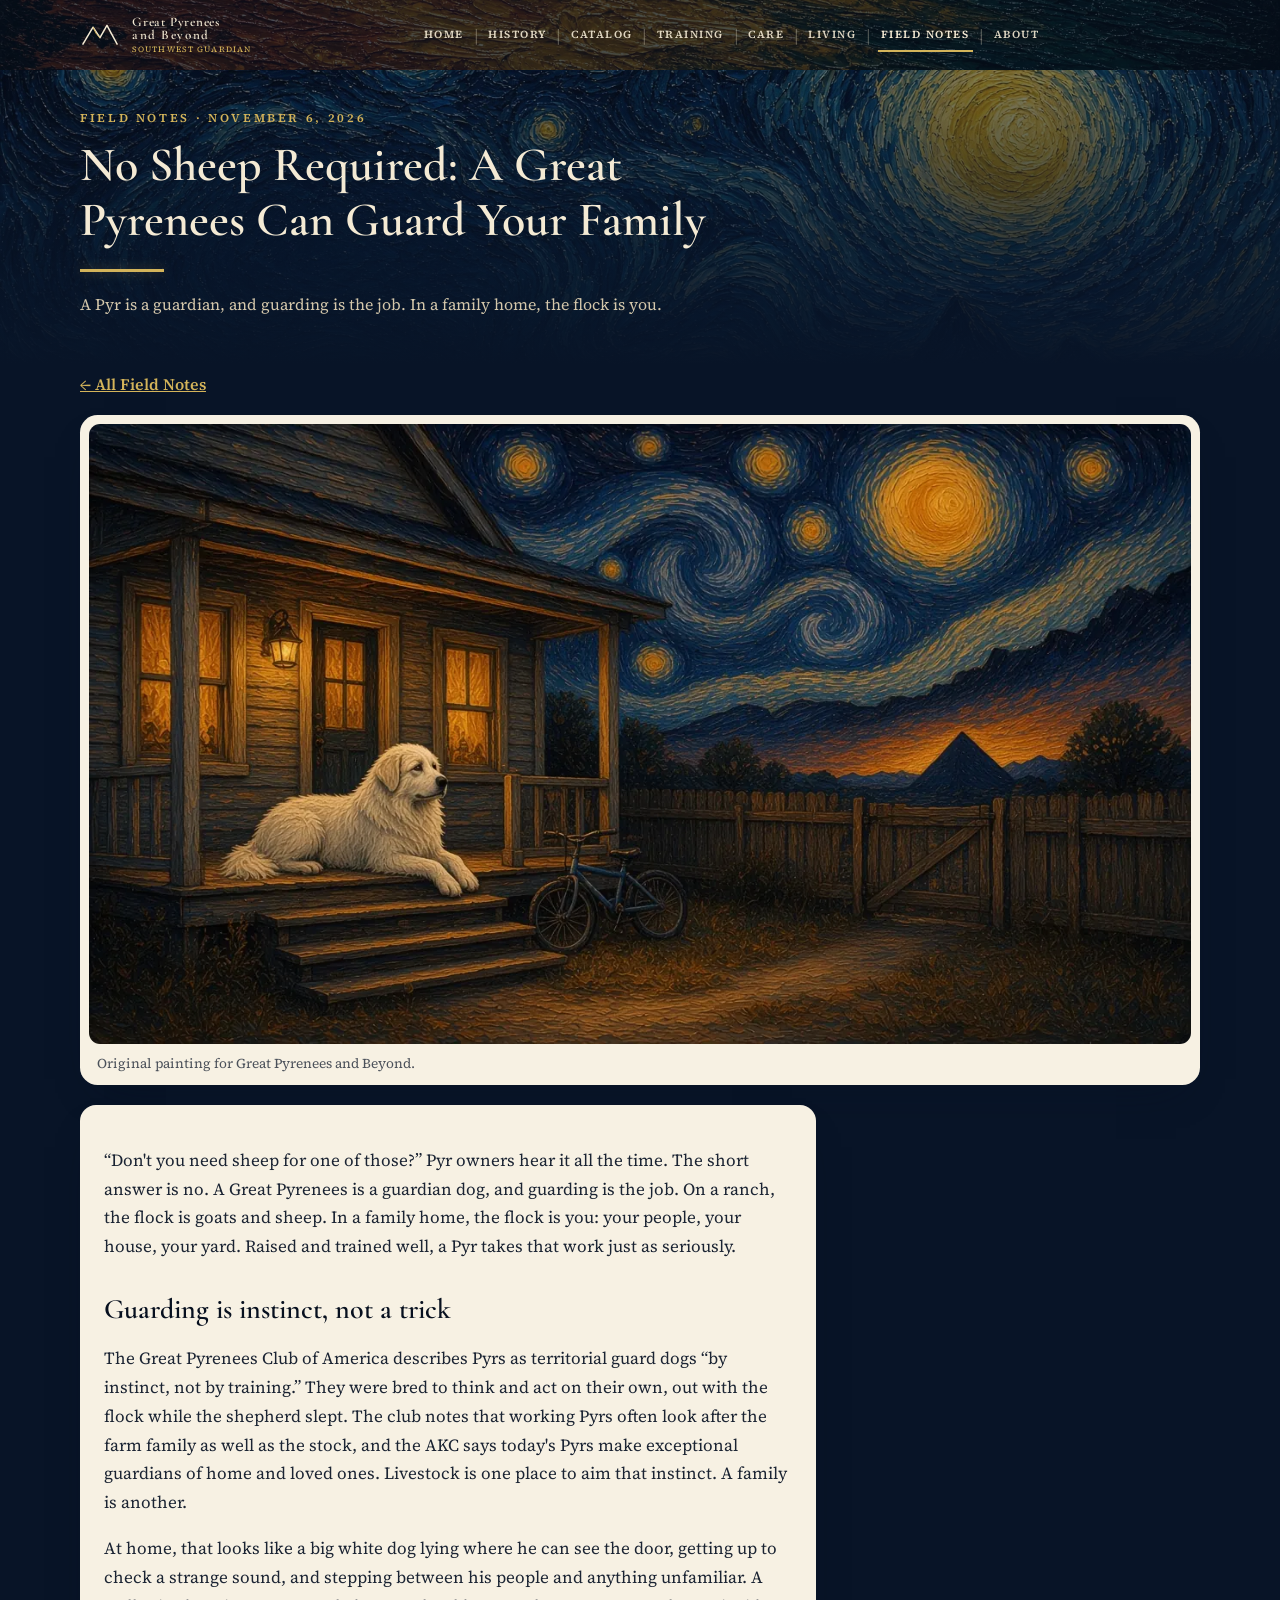
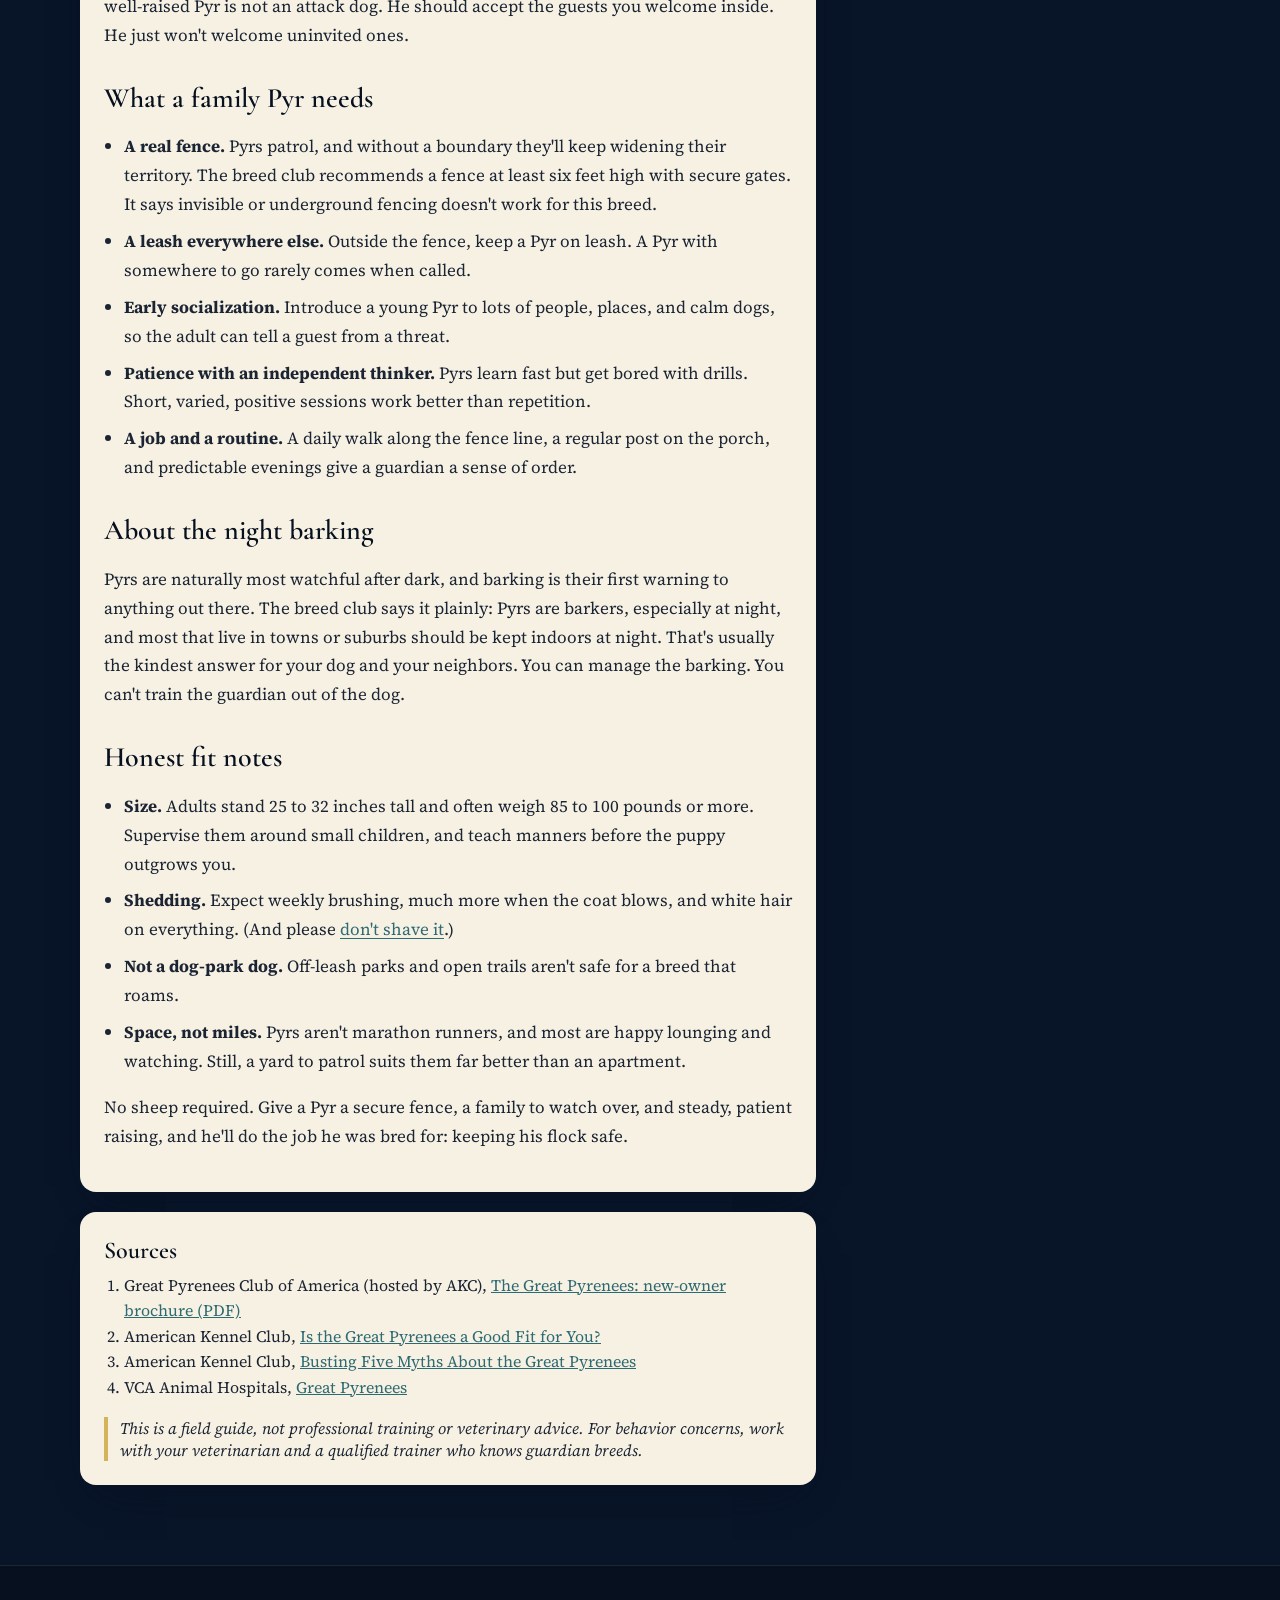
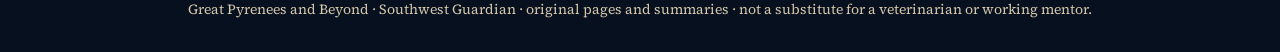
<file: field-notes/guardian-without-livestock.html>
<!DOCTYPE html>
<html lang="en">
<head>
  <meta charset="UTF-8">
  <meta name="viewport" content="width=device-width, initial-scale=1">
  <meta http-equiv="Cache-Control" content="no-cache, no-store, must-revalidate">
  <title>No Sheep Required: A Great Pyrenees Can Guard Your Family — Field Notes — Great Pyrenees and Beyond</title>
  <meta name="description" content="You don't need livestock to own a Great Pyrenees. Raised and trained well, a Pyr guards family, home, and yard. What that looks like, what the dog needs, and honest notes on fit.">
  <meta property="og:title" content="No Sheep Required: A Great Pyrenees Can Guard Your Family">
  <meta property="og:description" content="You don't need livestock to own a Great Pyrenees. Raised and trained well, a Pyr guards family, home, and yard. What that looks like, what the dog needs, and honest notes on fit.">
  <meta property="og:image" content="https://marywaswright.github.io/assets/field-notes/fn-guardian-without-livestock-mascot.jpg">
  <meta property="og:type" content="article">
  <link rel="icon" type="image/svg+xml" href="../assets/favicon.svg">
  <link rel="preconnect" href="https://fonts.googleapis.com">
  <link rel="preconnect" href="https://fonts.gstatic.com" crossorigin>
  <link href="https://fonts.googleapis.com/css2?family=Cormorant+Garamond:ital,wght@0,500;0,600;0,700;1,500&family=Source+Serif+4:ital,opsz,wght@0,8..60,400;0,8..60,600;1,8..60,400&display=swap" rel="stylesheet">
  <link rel="stylesheet" href="../assets/styles.css?v=beyond7">
</head>
<body>
  <header class="site-header bar">
    <div class="bar-bg" aria-hidden="true"><picture><source type="image/webp" srcset="../assets/paint-bar.webp?v=beyond7"><img src="../assets/paint-bar.jpg?v=beyond7" alt=""></picture></div>
  <div class="header-inner site-wrap">
    <a class="brand" href="../index.html" aria-label="Great Pyrenees and Beyond home">
    <svg width="40" height="30" viewBox="0 0 46 34" fill="none" aria-hidden="true">
  <path d="M3 28 L15 8 L23 20 L31 6 L43 28" stroke="#f4ead4" stroke-width="1.7" stroke-linejoin="round"/>
  <path d="M15 8 L19 16 L23 20" stroke="#d4b45a" stroke-width="1.15"/>
</svg>
    <span class="brand-copy"><strong>Great Pyrenees</strong><em>and Beyond</em><span>Southwest Guardian</span></span>
  </a>
    <nav class="desk-nav" aria-label="Primary"><a href="../index.html">Home</a><span class="pipe" aria-hidden="true">|</span><a href="../history.html">History</a><span class="pipe" aria-hidden="true">|</span><a href="../archive.html">Catalog</a><span class="pipe" aria-hidden="true">|</span><a href="../training.html">Training</a><span class="pipe" aria-hidden="true">|</span><a href="../care.html">Care</a><span class="pipe" aria-hidden="true">|</span><a href="../living.html">Living</a><span class="pipe" aria-hidden="true">|</span><a href="../field-notes.html" class="active" aria-current="page">Field Notes</a><span class="pipe" aria-hidden="true">|</span><a href="../about.html">About</a></nav>
    <button type="button" class="menu-btn" data-open-menu aria-expanded="false" aria-controls="site-menu">
      <span class="bars" aria-hidden="true"><i></i><i></i><i></i></span>
      Menu
    </button>
  </div>
  <div class="menu-panel" id="site-menu" data-menu hidden>
    <div class="bg" aria-hidden="true"><picture><source type="image/webp" srcset="../assets/hero-mobile.webp?v=beyond7"><img src="../assets/hero-mobile.jpg?v=beyond7" alt=""></picture></div>
    <div class="menu-top">
      <a class="brand" href="../index.html" aria-label="Great Pyrenees and Beyond home">
    <svg width="40" height="30" viewBox="0 0 46 34" fill="none" aria-hidden="true">
  <path d="M3 28 L15 8 L23 20 L31 6 L43 28" stroke="#f4ead4" stroke-width="1.7" stroke-linejoin="round"/>
  <path d="M15 8 L19 16 L23 20" stroke="#d4b45a" stroke-width="1.15"/>
</svg>
    <span class="brand-copy"><strong>Great Pyrenees</strong><em>and Beyond</em><span>Southwest Guardian</span></span>
  </a>
      <button type="button" class="menu-close" data-close-menu aria-label="Close menu">×</button>
    </div>
    <nav class="menu-links"><a href="../index.html">Home</a><a href="../history.html">History</a><a href="../archive.html">Catalog</a><a href="../training.html">Training</a><a href="../care.html">Care</a><a href="../living.html">Living</a><a href="../field-notes.html" class="active" aria-current="page">Field Notes</a><a href="../about.html">About</a></nav>
  </div>
  </header>
  <section class="page-banner">
    <picture><source type="image/webp" srcset="../assets/sky-canvas.webp?v=beyond7"><img src="../assets/sky-canvas.jpg?v=beyond7" alt=""></picture>
    <div class="wash"></div>
    <div class="inner site-wrap">
      <p class="kicker">Field Notes · <time datetime="2026-11-06">November 6, 2026</time></p>
      <h1>No Sheep Required: A Great Pyrenees Can Guard Your Family</h1>
      <span class="gold-rule"></span>
      <p class="lede">A Pyr is a guardian, and guarding is the job. In a family home, the flock is you.</p>
    </div>
  </section>
  <main class="page-main">
    <div class="site-wrap" style="display:grid;gap:1.25rem">
      <p style="margin:0"><a class="post-back" href="../field-notes.html">← All Field Notes</a></p>
      <figure class="post-hero">
        <picture><source type="image/webp" srcset="../assets/field-notes/fn-guardian-without-livestock-mascot.webp?v=beyond7"><img src="../assets/field-notes/fn-guardian-without-livestock-mascot.jpg?v=beyond7" width="1280" height="720" alt="Painting of a white Great Pyrenees lying watchfully on the porch steps of a lamplit farmhouse at dusk, beside a child's bicycle and a tall wooden fence, under a swirling navy sky with a gold moon and one distant pyramid peak."></picture>
        <figcaption>Original painting for Great Pyrenees and Beyond.</figcaption>
      </figure>
      <article class="paper-card prose">

<p>&ldquo;Don't you need sheep for one of those?&rdquo; Pyr owners hear it all the time. The short answer is no. A Great Pyrenees is a guardian dog, and guarding is the job. On a ranch, the flock is goats and sheep. In a family home, the flock is you: your people, your house, your yard. Raised and trained well, a Pyr takes that work just as seriously.</p>

<h2>Guarding is instinct, not a trick</h2>
<p>The Great Pyrenees Club of America describes Pyrs as territorial guard dogs &ldquo;by instinct, not by training.&rdquo; They were bred to think and act on their own, out with the flock while the shepherd slept. The club notes that working Pyrs often look after the farm family as well as the stock, and the AKC says today's Pyrs make exceptional guardians of home and loved ones. Livestock is one place to aim that instinct. A family is another.</p>
<p>At home, that looks like a big white dog lying where he can see the door, getting up to check a strange sound, and stepping between his people and anything unfamiliar. A well-raised Pyr is not an attack dog. He should accept the guests you welcome inside. He just won't welcome uninvited ones.</p>

<h2>What a family Pyr needs</h2>
<ul>
<li><strong>A real fence.</strong> Pyrs patrol, and without a boundary they'll keep widening their territory. The breed club recommends a fence at least six feet high with secure gates. It says invisible or underground fencing doesn't work for this breed.</li>
<li><strong>A leash everywhere else.</strong> Outside the fence, keep a Pyr on leash. A Pyr with somewhere to go rarely comes when called.</li>
<li><strong>Early socialization.</strong> Introduce a young Pyr to lots of people, places, and calm dogs, so the adult can tell a guest from a threat.</li>
<li><strong>Patience with an independent thinker.</strong> Pyrs learn fast but get bored with drills. Short, varied, positive sessions work better than repetition.</li>
<li><strong>A job and a routine.</strong> A daily walk along the fence line, a regular post on the porch, and predictable evenings give a guardian a sense of order.</li>
</ul>

<h2>About the night barking</h2>
<p>Pyrs are naturally most watchful after dark, and barking is their first warning to anything out there. The breed club says it plainly: Pyrs are barkers, especially at night, and most that live in towns or suburbs should be kept indoors at night. That's usually the kindest answer for your dog and your neighbors. You can manage the barking. You can't train the guardian out of the dog.</p>

<h2>Honest fit notes</h2>
<ul>
<li><strong>Size.</strong> Adults stand 25 to 32 inches tall and often weigh 85 to 100 pounds or more. Supervise them around small children, and teach manners before the puppy outgrows you.</li>
<li><strong>Shedding.</strong> Expect weekly brushing, much more when the coat blows, and white hair on everything. (And please <a href="./dont-shave-texas-summer.html">don't shave it</a>.)</li>
<li><strong>Not a dog-park dog.</strong> Off-leash parks and open trails aren't safe for a breed that roams.</li>
<li><strong>Space, not miles.</strong> Pyrs aren't marathon runners, and most are happy lounging and watching. Still, a yard to patrol suits them far better than an apartment.</li>
</ul>

<p>No sheep required. Give a Pyr a secure fence, a family to watch over, and steady, patient raising, and he'll do the job he was bred for: keeping his flock safe.</p>

      </article>
      <aside class="paper-card post-sources" aria-labelledby="sources-h">
        <h2 id="sources-h">Sources</h2>
        <ol>
          <li>Great Pyrenees Club of America (hosted by AKC), <a href="https://cdn.akc.org/GreatPyrenees-club-flier.pdf" rel="noopener">The Great Pyrenees: new-owner brochure (PDF)</a></li>
          <li>American Kennel Club, <a href="https://www.akc.org/expert-advice/dog-breeds/great-pyrenees-right-for-you/" rel="noopener">Is the Great Pyrenees a Good Fit for You?</a></li>
          <li>American Kennel Club, <a href="https://www.akc.org/expert-advice/dog-breeds/breed-spotlight-busting-five-myths-about-the-great-pyrenees/" rel="noopener">Busting Five Myths About the Great Pyrenees</a></li>
          <li>VCA Animal Hospitals, <a href="https://vcahospitals.com/know-your-pet/great-pyrenees" rel="noopener">Great Pyrenees</a></li>
        </ol>
        <p class="callout" style="margin:1rem 0 0;padding-left:0.75rem"><em>This is a field guide, not professional training or veterinary advice. For behavior concerns, work with your veterinarian and a qualified trainer who knows guardian breeds.</em></p>
      </aside>
    </div>
  </main>
  <footer class="site-footer"><div class="site-wrap">Great Pyrenees and Beyond · Southwest Guardian · original pages and summaries · not a substitute for a veterinarian or working mentor.</div></footer>
  <script src="../assets/site.js?v=beyond7"></script>
</body>
</html>
</file>
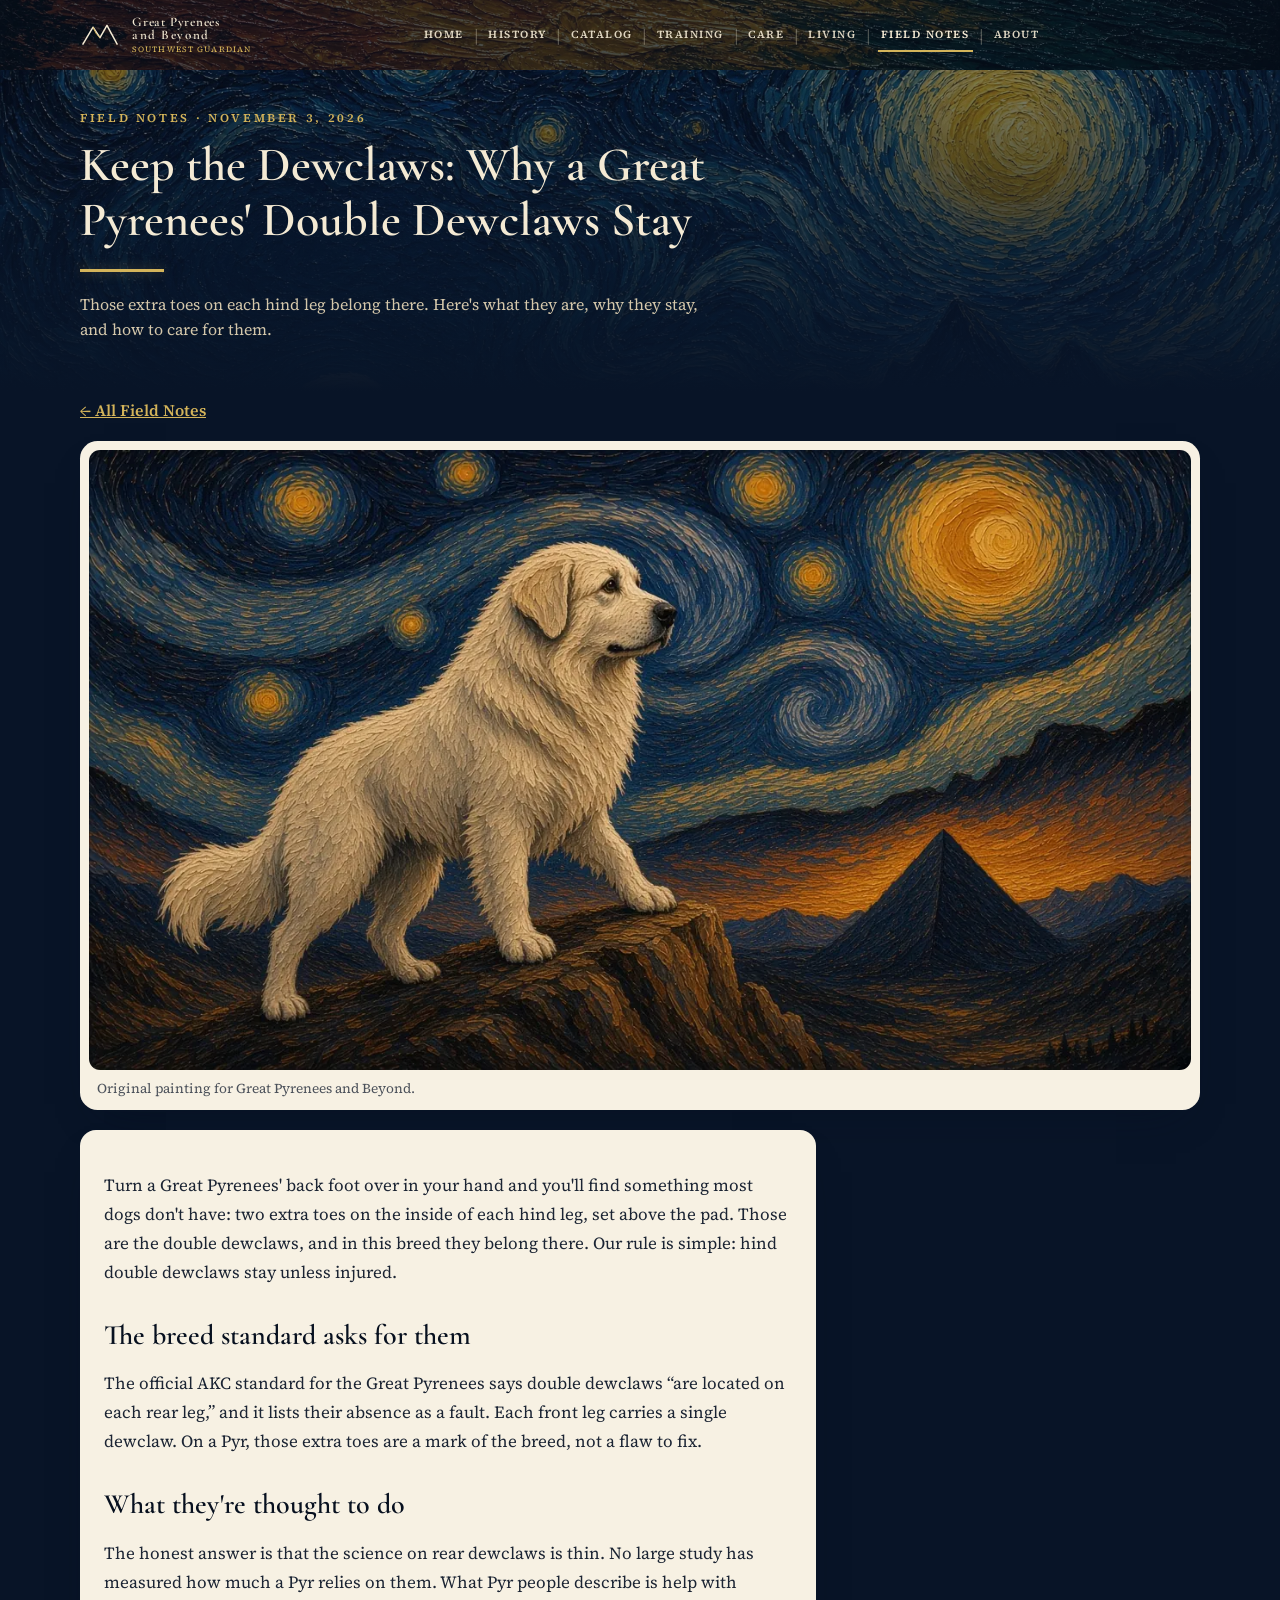
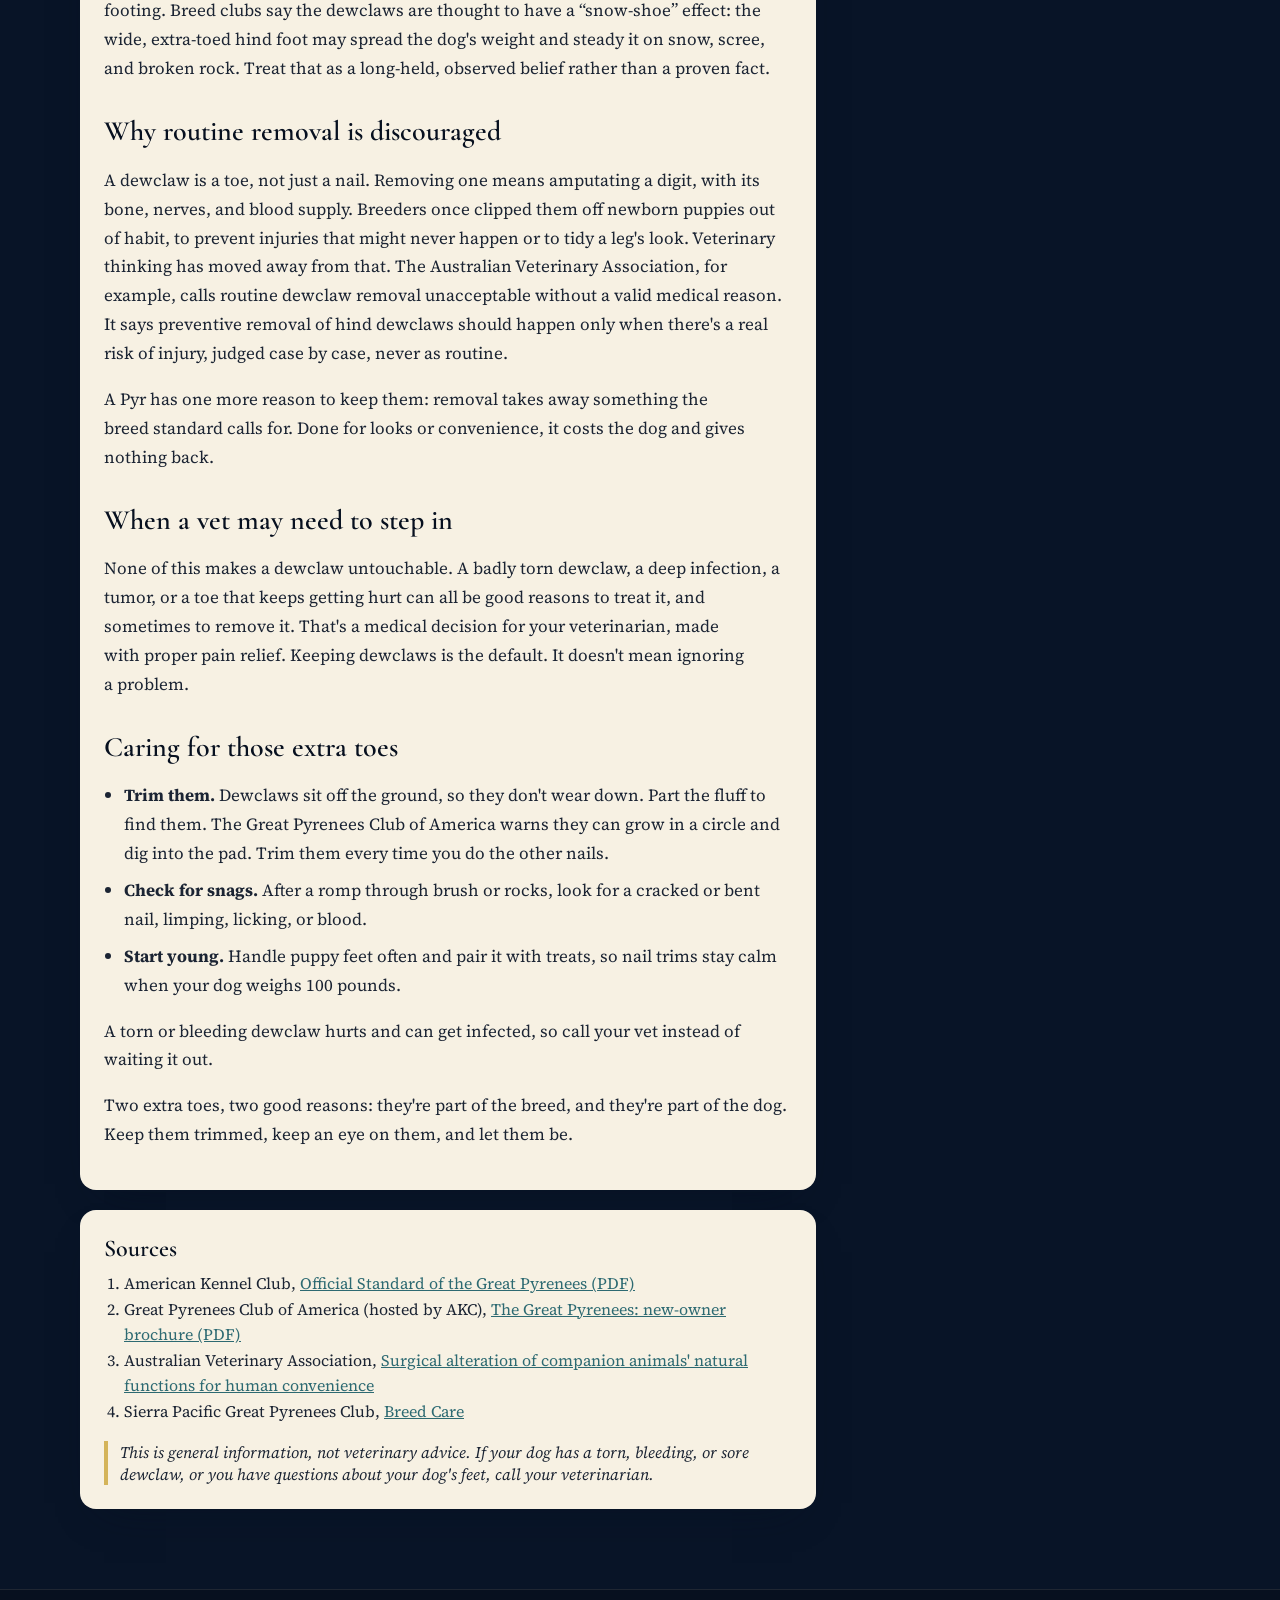
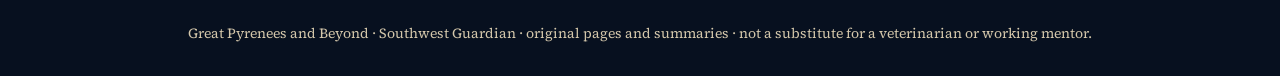
<file: field-notes/keep-the-dewclaws.html>
<!DOCTYPE html>
<html lang="en">
<head>
  <meta charset="UTF-8">
  <meta name="viewport" content="width=device-width, initial-scale=1">
  <meta http-equiv="Cache-Control" content="no-cache, no-store, must-revalidate">
  <title>Keep the Dewclaws: Why a Great Pyrenees' Double Dewclaws Stay — Field Notes — Great Pyrenees and Beyond</title>
  <meta name="description" content="Those two extra toes on each hind leg are part of the Great Pyrenees. What the breed standard says, what the dewclaws are thought to do, why routine removal is discouraged, and how to care for them.">
  <meta property="og:title" content="Keep the Dewclaws: Why a Great Pyrenees' Double Dewclaws Stay">
  <meta property="og:description" content="Those two extra toes on each hind leg are part of the Great Pyrenees. What the breed standard says, what the dewclaws are thought to do, why routine removal is discouraged, and how to care for them.">
  <meta property="og:image" content="https://marywaswright.github.io/assets/field-notes/fn-keep-the-dewclaws-mascot.jpg">
  <meta property="og:type" content="article">
  <link rel="icon" type="image/svg+xml" href="../assets/favicon.svg">
  <link rel="preconnect" href="https://fonts.googleapis.com">
  <link rel="preconnect" href="https://fonts.gstatic.com" crossorigin>
  <link href="https://fonts.googleapis.com/css2?family=Cormorant+Garamond:ital,wght@0,500;0,600;0,700;1,500&family=Source+Serif+4:ital,opsz,wght@0,8..60,400;0,8..60,600;1,8..60,400&display=swap" rel="stylesheet">
  <link rel="stylesheet" href="../assets/styles.css?v=beyond7">
</head>
<body>
  <header class="site-header bar">
    <div class="bar-bg" aria-hidden="true"><picture><source type="image/webp" srcset="../assets/paint-bar.webp?v=beyond7"><img src="../assets/paint-bar.jpg?v=beyond7" alt=""></picture></div>
  <div class="header-inner site-wrap">
    <a class="brand" href="../index.html" aria-label="Great Pyrenees and Beyond home">
    <svg width="40" height="30" viewBox="0 0 46 34" fill="none" aria-hidden="true">
  <path d="M3 28 L15 8 L23 20 L31 6 L43 28" stroke="#f4ead4" stroke-width="1.7" stroke-linejoin="round"/>
  <path d="M15 8 L19 16 L23 20" stroke="#d4b45a" stroke-width="1.15"/>
</svg>
    <span class="brand-copy"><strong>Great Pyrenees</strong><em>and Beyond</em><span>Southwest Guardian</span></span>
  </a>
    <nav class="desk-nav" aria-label="Primary"><a href="../index.html">Home</a><span class="pipe" aria-hidden="true">|</span><a href="../history.html">History</a><span class="pipe" aria-hidden="true">|</span><a href="../archive.html">Catalog</a><span class="pipe" aria-hidden="true">|</span><a href="../training.html">Training</a><span class="pipe" aria-hidden="true">|</span><a href="../care.html">Care</a><span class="pipe" aria-hidden="true">|</span><a href="../living.html">Living</a><span class="pipe" aria-hidden="true">|</span><a href="../field-notes.html" class="active" aria-current="page">Field Notes</a><span class="pipe" aria-hidden="true">|</span><a href="../about.html">About</a></nav>
    <button type="button" class="menu-btn" data-open-menu aria-expanded="false" aria-controls="site-menu">
      <span class="bars" aria-hidden="true"><i></i><i></i><i></i></span>
      Menu
    </button>
  </div>
  <div class="menu-panel" id="site-menu" data-menu hidden>
    <div class="bg" aria-hidden="true"><picture><source type="image/webp" srcset="../assets/hero-mobile.webp?v=beyond7"><img src="../assets/hero-mobile.jpg?v=beyond7" alt=""></picture></div>
    <div class="menu-top">
      <a class="brand" href="../index.html" aria-label="Great Pyrenees and Beyond home">
    <svg width="40" height="30" viewBox="0 0 46 34" fill="none" aria-hidden="true">
  <path d="M3 28 L15 8 L23 20 L31 6 L43 28" stroke="#f4ead4" stroke-width="1.7" stroke-linejoin="round"/>
  <path d="M15 8 L19 16 L23 20" stroke="#d4b45a" stroke-width="1.15"/>
</svg>
    <span class="brand-copy"><strong>Great Pyrenees</strong><em>and Beyond</em><span>Southwest Guardian</span></span>
  </a>
      <button type="button" class="menu-close" data-close-menu aria-label="Close menu">×</button>
    </div>
    <nav class="menu-links"><a href="../index.html">Home</a><a href="../history.html">History</a><a href="../archive.html">Catalog</a><a href="../training.html">Training</a><a href="../care.html">Care</a><a href="../living.html">Living</a><a href="../field-notes.html" class="active" aria-current="page">Field Notes</a><a href="../about.html">About</a></nav>
  </div>
  </header>
  <section class="page-banner">
    <picture><source type="image/webp" srcset="../assets/sky-canvas.webp?v=beyond7"><img src="../assets/sky-canvas.jpg?v=beyond7" alt=""></picture>
    <div class="wash"></div>
    <div class="inner site-wrap">
      <p class="kicker">Field Notes · <time datetime="2026-11-03">November 3, 2026</time></p>
      <h1>Keep the Dewclaws: Why a Great Pyrenees' Double Dewclaws Stay</h1>
      <span class="gold-rule"></span>
      <p class="lede">Those extra toes on each hind leg belong there. Here's what they are, why they stay, and how to care for them.</p>
    </div>
  </section>
  <main class="page-main">
    <div class="site-wrap" style="display:grid;gap:1.25rem">
      <p style="margin:0"><a class="post-back" href="../field-notes.html">← All Field Notes</a></p>
      <figure class="post-hero">
        <picture><source type="image/webp" srcset="../assets/field-notes/fn-keep-the-dewclaws-mascot.webp?v=beyond7"><img src="../assets/field-notes/fn-keep-the-dewclaws-mascot.jpg?v=beyond7" width="1280" height="720" alt="Painting of a white Great Pyrenees standing on a rugged rock ledge, hind feet planted on the stone, under a swirling navy night sky with a gold moon and stars, with one dark pyramid peak on the horizon."></picture>
        <figcaption>Original painting for Great Pyrenees and Beyond.</figcaption>
      </figure>
      <article class="paper-card prose">

<p>Turn a Great Pyrenees' back foot over in your hand and you'll find something most dogs don't have: two extra toes on the inside of each hind leg, set above the pad. Those are the double dewclaws, and in this breed they belong there. Our rule is simple: hind double dewclaws stay unless injured.</p>

<h2>The breed standard asks for them</h2>
<p>The official AKC standard for the Great Pyrenees says double dewclaws &ldquo;are located on each rear leg,&rdquo; and it lists their absence as a fault. Each front leg carries a single dewclaw. On a Pyr, those extra toes are a mark of the breed, not a flaw to fix.</p>

<h2>What they're thought to do</h2>
<p>The honest answer is that the science on rear dewclaws is thin. No large study has measured how much a Pyr relies on them. What Pyr people describe is help with footing. Breed clubs say the dewclaws are thought to have a &ldquo;snow-shoe&rdquo; effect: the wide, extra-toed hind foot may spread the dog's weight and steady it on snow, scree, and broken rock. Treat that as a long-held, observed belief rather than a proven fact.</p>

<h2>Why routine removal is discouraged</h2>
<p>A dewclaw is a toe, not just a nail. Removing one means amputating a digit, with its bone, nerves, and blood supply. Breeders once clipped them off newborn puppies out of habit, to prevent injuries that might never happen or to tidy a leg's look. Veterinary thinking has moved away from that. The Australian Veterinary Association, for example, calls routine dewclaw removal unacceptable without a valid medical reason. It says preventive removal of hind dewclaws should happen only when there's a real risk of injury, judged case by case, never as routine.</p>
<p>A Pyr has one more reason to keep them: removal takes away something the breed standard calls for. Done for looks or convenience, it costs the dog and gives nothing back.</p>

<h2>When a vet may need to step in</h2>
<p>None of this makes a dewclaw untouchable. A badly torn dewclaw, a deep infection, a tumor, or a toe that keeps getting hurt can all be good reasons to treat it, and sometimes to remove it. That's a medical decision for your veterinarian, made with proper pain relief. Keeping dewclaws is the default. It doesn't mean ignoring a problem.</p>

<h2>Caring for those extra toes</h2>
<ul>
<li><strong>Trim them.</strong> Dewclaws sit off the ground, so they don't wear down. Part the fluff to find them. The Great Pyrenees Club of America warns they can grow in a circle and dig into the pad. Trim them every time you do the other nails.</li>
<li><strong>Check for snags.</strong> After a romp through brush or rocks, look for a cracked or bent nail, limping, licking, or blood.</li>
<li><strong>Start young.</strong> Handle puppy feet often and pair it with treats, so nail trims stay calm when your dog weighs 100 pounds.</li>
</ul>
<p>A torn or bleeding dewclaw hurts and can get infected, so call your vet instead of waiting it out.</p>

<p>Two extra toes, two good reasons: they're part of the breed, and they're part of the dog. Keep them trimmed, keep an eye on them, and let them be.</p>

      </article>
      <aside class="paper-card post-sources" aria-labelledby="sources-h">
        <h2 id="sources-h">Sources</h2>
        <ol>
          <li>American Kennel Club, <a href="https://images.akc.org/pdf/breeds/standards/GreatPyrenees.pdf" rel="noopener">Official Standard of the Great Pyrenees (PDF)</a></li>
          <li>Great Pyrenees Club of America (hosted by AKC), <a href="https://cdn.akc.org/GreatPyrenees-club-flier.pdf" rel="noopener">The Great Pyrenees: new-owner brochure (PDF)</a></li>
          <li>Australian Veterinary Association, <a href="https://www.ava.com.au/policy/surgical-alteration-of-companion-animals-natural-functions-for-human-convenience" rel="noopener">Surgical alteration of companion animals' natural functions for human convenience</a></li>
          <li>Sierra Pacific Great Pyrenees Club, <a href="https://spgpc.org/breed-care" rel="noopener">Breed Care</a></li>
        </ol>
        <p class="callout" style="margin:1rem 0 0;padding-left:0.75rem"><em>This is general information, not veterinary advice. If your dog has a torn, bleeding, or sore dewclaw, or you have questions about your dog's feet, call your veterinarian.</em></p>
      </aside>
    </div>
  </main>
  <footer class="site-footer"><div class="site-wrap">Great Pyrenees and Beyond · Southwest Guardian · original pages and summaries · not a substitute for a veterinarian or working mentor.</div></footer>
  <script src="../assets/site.js?v=beyond7"></script>
</body>
</html>
</file>
<file: assets/styles.css>
:root {
  --ink: #07101f;
  --navy: #0c1c38;
  --navy-deep: #081427;
  --cream: #f4ead4;
  --cream-dim: #d4c7ab;
  --gold: #d4b45a;
  --gold-deep: #b8923a;
  --teal: #2d6a72;
  --paper: #f7f1e3;
  --ink-soft: #1b2433;
  --display: "Cormorant Garamond", Georgia, serif;
  --serif: "Source Serif 4", Georgia, serif;
}

* { box-sizing: border-box; }
html { -webkit-font-smoothing: antialiased; background: var(--ink); color: var(--cream); }
body { margin: 0; min-height: 100svh; font-family: var(--serif); background: var(--ink); color: var(--cream); }
button:not(:disabled), [role="button"]:not(:disabled) { cursor: pointer; }
h1, h2, h3 { font-family: var(--display); text-wrap: balance; font-weight: 600; }
p { text-wrap: pretty; }
a { color: inherit; }
img { max-width: 100%; }

.site-wrap { width: min(1120px, calc(100% - 2.5rem)); margin-inline: auto; min-width: 0; }

.gold-rule {
  display: block; width: 5.25rem; height: 3px; margin: 1.25rem 0;
  background: var(--gold); box-shadow: 0 0 12px rgb(212 180 90 / 0.35);
}
.kicker {
  margin: 0 0 0.75rem; font-size: 0.75rem; font-weight: 600;
  letter-spacing: 0.22em; text-transform: uppercase; color: var(--gold);
}
.paper-card {
  background: var(--paper); color: var(--ink-soft); border-radius: 1rem;
  padding: 1.5rem; box-shadow: 0 18px 40px -24px rgb(7 16 31 / 0.55);
}
.paper-card h2, .paper-card h3 { color: var(--ink); }
.paint-btn {
  display: inline-flex; align-items: center; justify-content: center;
  min-height: 2.75rem; padding: 0.5rem 1.1rem; border-radius: 999px;
  border: 1px solid color-mix(in oklab, var(--ink) 22%, transparent);
  background: transparent; color: var(--ink); font-family: var(--serif);
  font-size: 0.9375rem; font-weight: 600; text-decoration: none;
}
.paint-btn.gold { border-color: transparent; background: var(--gold); color: var(--ink); }
.paint-btn.ghost { border-color: color-mix(in oklab, var(--cream) 35%, transparent); color: var(--cream); }

.brand { display: flex; align-items: center; gap: 0.75rem; text-decoration: none; min-width: 0; color: var(--cream); }
.brand-copy { display: flex; flex-direction: column; line-height: 1; min-width: 0; }
.brand-copy strong { font-family: var(--display); font-weight: 600; letter-spacing: 0.06em; font-size: 0.82rem; white-space: nowrap; }
.brand-copy em { font-family: var(--display); font-style: normal; font-weight: 600; letter-spacing: 0.12em; font-size: 0.82rem; white-space: nowrap; }
.brand-copy span { margin-top: 0.25rem; font-size: 0.5rem; letter-spacing: 0.14em; text-transform: uppercase; color: var(--gold); white-space: nowrap; }

.site-header { position: relative; z-index: 80; }
.site-header.overlay { position: absolute; inset: 0 0 auto 0; }
.site-header.bar { isolation: isolate; }
.bar-bg { pointer-events: none; position: absolute; inset: 0; background: var(--navy-deep); }
.bar-bg img { width: 100%; height: 100%; object-fit: cover; opacity: 0.9; }
.bar-bg::after { content: ""; position: absolute; inset: 0; background: rgb(7 16 31 / 0.7); }
.header-inner { position: relative; display: flex; align-items: center; justify-content: space-between; gap: 0.75rem; padding: 1rem 0; }

.desk-nav { display: none; flex: 1; align-items: center; justify-content: center; white-space: nowrap; }
.desk-nav a { padding: 0.5rem 0.2rem; font-size: 0.68rem; font-weight: 600; letter-spacing: 0.14em; text-transform: uppercase; text-decoration: none; border-bottom: 2px solid transparent; color: rgb(244 234 212 / 0.9); }
.desk-nav a.active { border-bottom-color: var(--gold); color: var(--cream); }
.desk-nav .pipe { margin: 0 0.4rem; color: rgb(244 234 212 / 0.35); }

.menu-btn {
  position: relative; z-index: 90; display: inline-flex; align-items: center; gap: 0.5rem;
  min-height: 3rem; padding: 0 1rem; border-radius: 999px;
  border: 1px solid rgb(244 234 212 / 0.35); background: rgb(7 16 31 / 0.5);
  color: var(--cream); font-family: var(--serif); font-size: 0.875rem;
  font-weight: 600; letter-spacing: 0.18em; text-transform: uppercase;
}
.menu-btn .bars { display: flex; flex-direction: column; gap: 3px; }
.menu-btn .bars i { display: block; width: 1rem; height: 2px; background: var(--cream); }

.menu-panel {
  display: none; position: fixed; inset: 0; z-index: 200; flex-direction: column;
  background: var(--ink); color: var(--cream);
}
.menu-panel.is-open { display: flex; }
.menu-panel .bg { pointer-events: none; position: absolute; inset: 0; }
.menu-panel .bg img { width: 100%; height: 100%; object-fit: cover; opacity: 0.35; }
.menu-panel .bg::after { content: ""; position: absolute; inset: 0; background: rgb(7 16 31 / 0.85); }
.menu-top { position: relative; display: flex; align-items: center; justify-content: space-between; padding: 1rem 1.25rem; }
.menu-close { min-height: 3rem; min-width: 3rem; border: 0; background: transparent; color: var(--cream); font-size: 1.75rem; line-height: 1; }
.menu-links { position: relative; flex: 1; display: flex; flex-direction: column; justify-content: center; gap: 0.25rem; padding: 0 2rem 4rem; }
.menu-links a { font-family: var(--display); font-size: 2.25rem; text-decoration: none; padding: 0.75rem 0; color: var(--cream); }
.menu-links a.active { color: var(--gold); }

.hero {
  position: relative; isolation: isolate; min-height: 100svh; overflow: hidden;
}
.hero-art { position: absolute; inset: 0; width: 100%; height: 100%; object-fit: cover; object-position: center top; }
.hero-scrim, .hero-top, .hero-bot { pointer-events: none; position: absolute; }
.hero-scrim { inset: 0; background: rgb(7 16 31 / 0.22); }
.hero-top { inset: 0 0 auto 0; height: 13rem; background: linear-gradient(to bottom, rgb(7 16 31 / 0.8), transparent); }
.hero-bot { inset: auto 0 0 0; height: 10rem; background: linear-gradient(to top, rgb(7 16 31 / 0.8), transparent); }
.hero-copy {
  position: relative; display: flex; flex-direction: column; justify-content: flex-start;
  min-height: 100svh; padding: 6rem 0 14rem;
}
.hero-copy h1 {
  max-width: 36rem; margin: 0; font-size: 2.05rem; line-height: 1.08; color: var(--cream);
  text-shadow: 0 2px 18px rgb(7 16 31 / 0.55);
}
.hero-copy .lede {
  max-width: 28rem; width: 100%; min-width: 0; font-size: 1rem; line-height: 1.6;
  color: rgb(244 234 212 / 0.9); text-shadow: 0 2px 14px rgb(7 16 31 / 0.5);
}
.lede-rest { display: none; margin-top: 0.75rem; }

.ladder { background: var(--navy); padding: 3.25rem 0 4.25rem; }
.ladder h2 { margin: 0; max-width: 40rem; font-size: 1.875rem; color: var(--cream); }
.ladder-lede { max-width: 36rem; color: var(--cream-dim); font-size: 1.05rem; line-height: 1.6; }
.ladder-frame {
  margin: 1.75rem 0 1.35rem; max-width: 34rem;
  background: var(--paper); border-radius: 1.1rem; padding: 0.55rem;
  box-shadow: 0 18px 40px -24px rgb(7 16 31 / 0.55);
}
.ladder-frame img { display: block; width: 100%; height: auto; border-radius: 0.7rem; }
.ladder-actions { margin: 0; }

.rooms { background: var(--navy-deep); padding: 4rem 0 6rem; }
.rooms h2 { margin: 0; max-width: 40rem; font-size: 1.875rem; color: var(--cream); }
.grid-3 { display: grid; gap: 1.25rem; margin-top: 2.5rem; }
.grid-2 { display: grid; gap: 1.25rem; }
.grid-5 { display: grid; gap: 1.25rem; }

.page-banner { position: relative; isolation: isolate; overflow: hidden; }
.page-banner img { position: absolute; inset: 0; width: 100%; height: 100%; object-fit: cover; object-position: center 18%; }
.page-banner .wash { position: absolute; inset: 0; background: linear-gradient(to bottom, rgb(7 16 31 / 0.5), rgb(8 20 39 / 1)); }
.page-banner .inner { position: relative; padding: 2.5rem 0 2rem; }
.page-banner h1 { margin: 0; max-width: 48rem; font-size: 1.875rem; line-height: 1.15; color: var(--cream); }
.page-banner .lede { max-width: 40rem; color: var(--cream-dim); font-size: 1rem; line-height: 1.6; }

.page-main { background: var(--navy-deep); padding: 0.5rem 0 5rem; }
.callout { border-left: 4px solid var(--gold); }
.timeline { list-style: none; margin: 2rem 0 0; padding: 0 0 0 1.5rem; border-left: 1px solid rgb(212 180 90 / 0.5); }
.timeline li { position: relative; padding-bottom: 2rem; }
.timeline li::before { content: ""; position: absolute; left: -1.95rem; top: 0.4rem; width: 0.75rem; height: 0.75rem; border-radius: 999px; background: var(--gold); }
.timeline .kicker { margin-bottom: 0.35rem; }

.filters { display: flex; flex-direction: column; gap: 1rem; margin-bottom: 2rem; }
.filters input, .filters select {
  height: 3rem; width: 100%; border-radius: 0.5rem; border: 1px solid rgb(244 234 212 / 0.15);
  background: rgb(7 16 31 / 0.6); color: var(--cream); font-family: var(--serif); font-size: 1rem; padding: 0 1rem;
}
.chips { display: flex; flex-wrap: wrap; gap: 0.5rem; }
.chips button {
  min-height: 2.5rem; border-radius: 999px; border: 1px solid rgb(244 234 212 / 0.2);
  background: transparent; color: var(--cream-dim); padding: 0 0.75rem; font-family: var(--serif);
}
.chips button.is-on { border-color: var(--gold); background: var(--gold); color: var(--ink); }
.count { font-size: 0.875rem; color: var(--gold); font-variant-numeric: tabular-nums; }
.article-list { display: grid; gap: 1rem; list-style: none; margin: 0; padding: 0; }
.article-list a { text-decoration: none; display: flex; flex-direction: column; height: 100%; }
.article-list .topic { font-size: 0.68rem; font-weight: 600; letter-spacing: 0.16em; text-transform: uppercase; color: var(--teal); }
.article-list h3 { margin: 0.5rem 0 0; font-size: 1.5rem; }
.article-list .src { margin: 0.25rem 0 0; font-size: 0.875rem; color: rgb(27 36 51 / 0.7); }

.site-footer { border-top: 1px solid rgb(244 234 212 / 0.1); background: var(--ink); }
.site-footer .site-wrap { padding: 2rem 0; text-align: center; font-size: 0.875rem; line-height: 1.6; color: var(--cream-dim); }

@media (min-width: 768px) {
  .rooms h2, .ladder h2 { font-size: 3rem; }
  .grid-3 { grid-template-columns: repeat(2, 1fr); }
  .grid-2 { grid-template-columns: 1fr 1fr; }
  .grid-5 { grid-template-columns: 3fr 2fr; }
  .page-banner h1 { font-size: 3rem; }
  .article-list { grid-template-columns: 1fr 1fr; }
}
@media (min-width: 1280px) {
  .desk-nav { display: flex; }
  .menu-btn { display: none; }
  .grid-3 { grid-template-columns: repeat(3, 1fr); }
  /* Desktop hero: copy sits in the upper sky, clear of the dog's head (lower left of the painting). */
  .hero-copy { justify-content: flex-start; padding: clamp(5.5rem, 10vh, 8rem) 0 6rem; }
  .hero-copy h1 { font-size: clamp(3.15rem, 7vh, 4.5rem); max-width: 42rem; }
  .hero-copy .lede { font-size: 1.125rem; max-width: 40rem; }
  .lede-rest { display: block; }
}

@media (prefers-reduced-motion: reduce) {
  * { animation: none !important; transition: none !important; }
}

/* Field Notes (added beyond7) */
.post-list { list-style: none; margin: 0; padding: 0; display: grid; gap: 1.25rem; }
.post-card { display: grid; gap: 1.25rem; padding: 0; overflow: hidden; }
.post-card .post-art { display: block; margin: 0; }
.post-card .post-art img { display: block; width: 100%; height: 100%; object-fit: cover; aspect-ratio: 16 / 9; }
.post-card .post-body { padding: 0 1.5rem 1.5rem; }
.post-card h2 { margin: 0.25rem 0 0.5rem; font-size: 1.75rem; line-height: 1.15; }
.post-card h2 a { text-decoration: none; color: var(--ink); }
.post-card h2 a:hover, .post-card h2 a:focus-visible { text-decoration: underline; text-decoration-color: var(--gold-deep); }
.post-meta { margin: 0; font-size: 0.8rem; font-weight: 600; letter-spacing: 0.14em; text-transform: uppercase; color: var(--teal); }
.post-card .paint-btn { margin-top: 0.5rem; }
.post-hero { margin: 0; background: var(--paper); border-radius: 1.1rem; padding: 0.55rem; box-shadow: 0 18px 40px -24px rgb(7 16 31 / 0.55); }
.post-hero img { display: block; width: 100%; height: auto; border-radius: 0.7rem; }
.post-hero figcaption { padding: 0.6rem 0.5rem 0.2rem; font-size: 0.85rem; color: rgb(27 36 51 / 0.78); }
.prose { max-width: 46rem; font-size: 1.0625rem; line-height: 1.7; }
.prose h2 { margin: 2rem 0 0.5rem; font-size: 1.75rem; line-height: 1.2; color: var(--ink); }
.prose h2:first-child { margin-top: 0; }
.prose p, .prose li { color: var(--ink-soft); }
.prose ul { padding-left: 1.25rem; }
.prose li { margin-bottom: 0.5rem; }
.prose a { color: var(--teal); text-underline-offset: 0.15em; }
.post-sources { max-width: 46rem; }
.post-sources h2 { margin: 0 0 0.5rem; font-size: 1.5rem; }
.post-sources ol { margin: 0; padding-left: 1.25rem; line-height: 1.6; }
.post-sources a { color: var(--teal); }
.post-back { color: var(--gold); font-weight: 600; }
@media (min-width: 768px) {
  .post-card { grid-template-columns: 2fr 3fr; align-items: center; }
  .post-card .post-art img { aspect-ratio: auto; min-height: 100%; }
  .post-card .post-body { padding: 1.5rem 1.75rem 1.5rem 0; }
}
</file>
